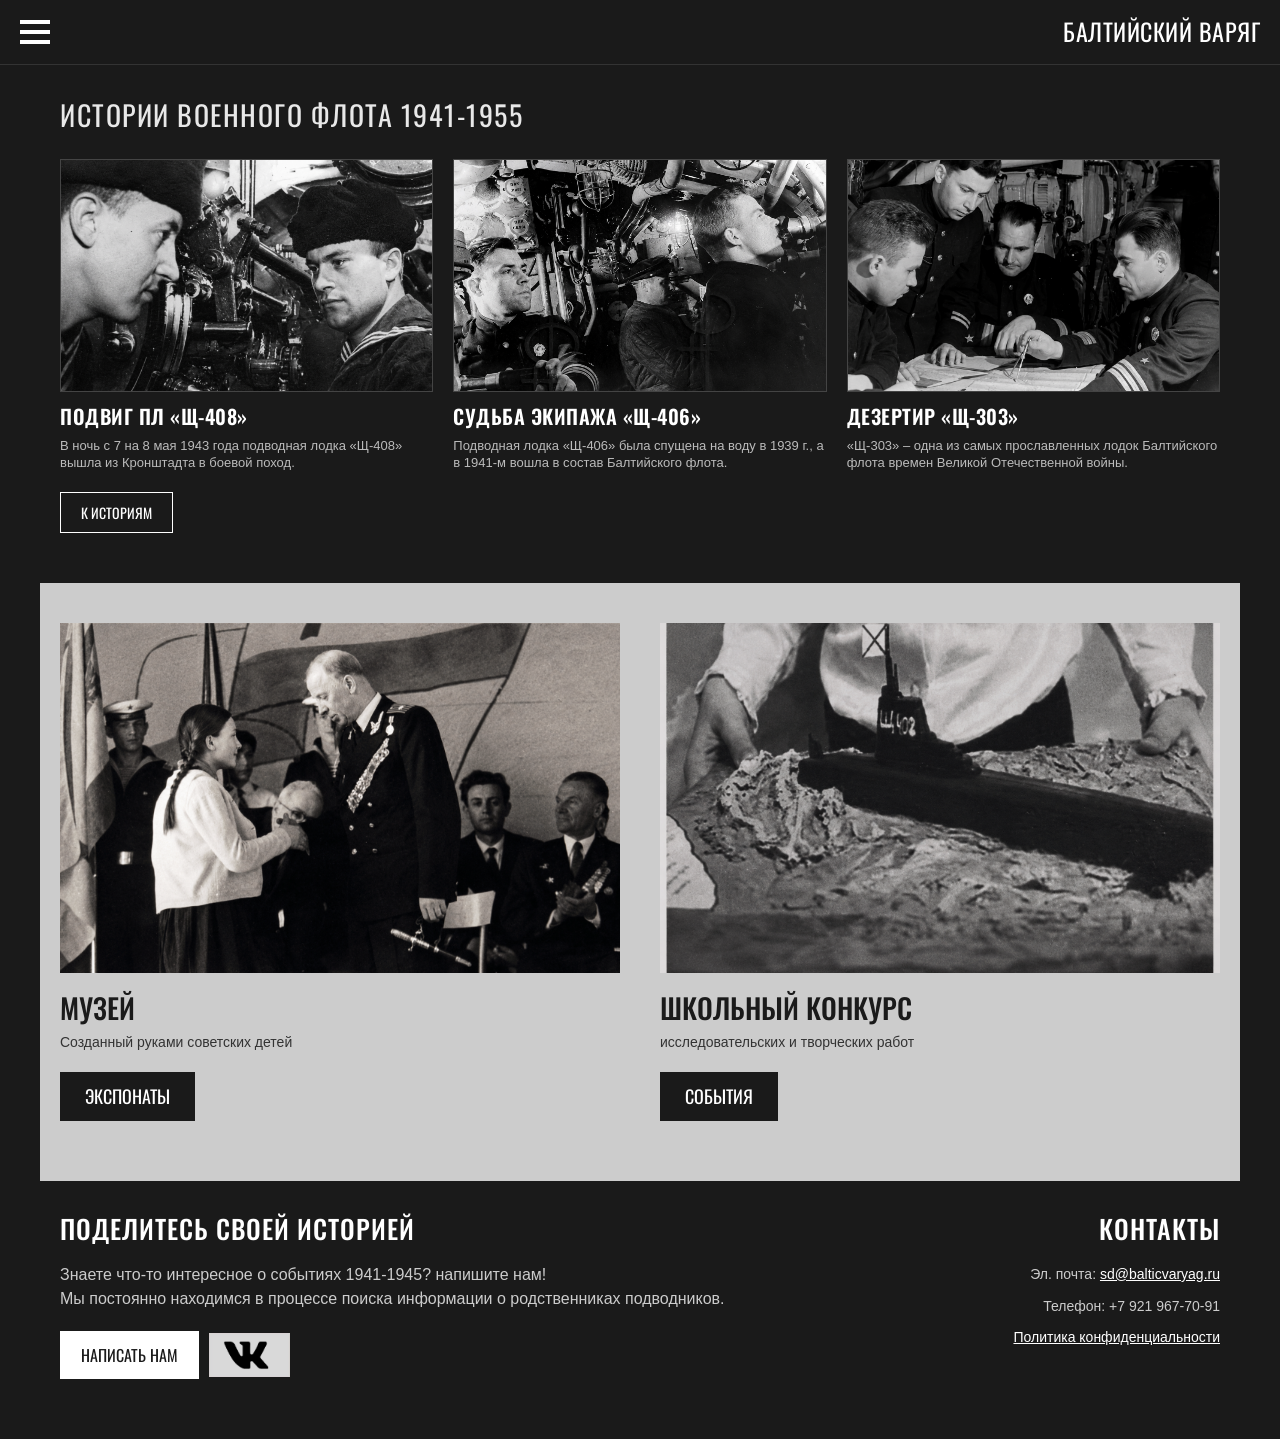
<file: index.html>
<!DOCTYPE html>
<html lang="ru">
<head>
    <meta charset="UTF-8">
    <meta name="viewport" content="width=device-width, initial-scale=1.0">
    <title>Балтийский варяг</title>
    <!-- Подключаем шрифт Oswald -->
    <link href="https://fonts.googleapis.com/css2?family=Oswald:wght@400;500;600&display=swap" rel="stylesheet">
    <!-- Подключаем иконки FontAwesome (занимает 1 строчку) -->
    <link rel="stylesheet" href="https://cdnjs.cloudflare.com/ajax/libs/font-awesome/6.4.0/css/all.min.css">
    <link rel="stylesheet" href="style.css">
</head>
<body>

    <!-- ХЕДЕР -->
    <header class="header">
        <div class="header-left">
            <button class="burger-menu" id="openMenu">
                <span></span><span></span><span></span>
            </button>
            <!-- Простая иконка сообщения -->
            
        </div>
        <div class="header-logo">Балтийский варяг</div>
    </header>

    <!-- МЕНЮ (ОВЕРЛЕЙ) -->
    <div class="menu-overlay" id="menuOverlay">
        <div class="menu-left">
            <button class="menu-close" id="closeMenu">
    <img src="krest.png" alt="Закрыть" style="height: 50px; width: auto; display: block;">
</button>
            <nav class="menu-nav">
                <a href="index.html">ГЛАВНАЯ</a>
                <a href="contact.html">НАПИСАТЬ НАМ</a>
                <a href="events.html">СОБЫТИЯ</a>
                <a href="museum.html">МУЗЕЙ</a>
                <a href="history.html">ИСТОРИИ 1941-1945</a>
            </nav>
        </div>
        <div class="menu-right">
            <div class="header-logo">Балтийский варяг</div>
            <a href="https://vk.ru/balticvaryag" target="_blank" style="background: #1a1a1a; display: inline-flex; padding: 5px; margin-bottom: 20px;">
    <img src="vk.JPG" alt="VK" style="height: 40px; width: auto; display: block;">
</a>
            <div class="menu-contacts">
                <p>Эл. почта: sd@balticvaryag.ru</p>
                <p>Телефон: +7 921 967-70-91</p>
                <a href="404.html" class="policy-link">Политика конфиденциальности</a>
            </div>
        </div>
    </div>

    <main>
        <!-- Секция 1 -->
        <section class="section-dark">
            <h1 class="section-title">ИСТОРИИ ВОЕННОГО ФЛОТА 1941-1955</h1>
            <div class="cards-grid">
                <!-- Карточка 1 -->
                <article class="card" onclick="window.location.href='404.html'">
                    <div class="card-img-wrapper"><img src="9.png" alt="Подвиг"></div>
                    <h2 class="card-title">ПОДВИГ ПЛ «Щ-408»</h2>
                    <p class="card-desc">В ночь с 7 на 8 мая 1943 года подводная лодка «Щ-408» вышла из Кронштадта в боевой поход.</p>
                </article>
                <!-- Карточка 2 -->
                <article class="card" onclick="window.location.href='404.html'">
                    <div class="card-img-wrapper"><img src="408888.png" alt="Судьба"></div>
                    <h2 class="card-title">СУДЬБА ЭКИПАЖА «Щ-406»</h2>
                    <p class="card-desc">Подводная лодка «Щ-406» была спущена на воду в 1939 г., а в 1941-м вошла в состав Балтийского флота.</p>
                </article>
                <!-- Карточка 3 -->
                <article class="card" onclick="window.location.href='submarine.html'">
                    <div class="card-img-wrapper"><img src="303.png" alt="Дезертир"></div>
                    <h2 class="card-title">ДЕЗЕРТИР «Щ-303»</h2>
                    <p class="card-desc">«Щ-303» – одна из самых прославленных лодок Балтийского флота времен Великой Отечественной войны.</p>
                </article>
            </div>
            <a href="history.html" class="btn-outline">к историям</a>
        </section>

        <!-- Секция 2 -->
        <section class="section-light">
            <div class="promo-grid">
                <div class="promo-item">
                    <div class="promo-img-wrapper"><img src="muz.png" alt="Музей"></div>
                    <h2 class="promo-title">МУЗЕЙ</h2><p class="promo-desc">Созданный руками советских детей</p>
                    <a href="museum.html" class="btn-black">экспонаты</a>
                </div>
                <div class="promo-item">
                    <div class="promo-img-wrapper"><img src="kon.png" alt="Конкурс"></div>
                    <h2 class="promo-title">ШКОЛЬНЫЙ КОНКУРС</h2>
                    <p class="promo-desc">исследовательских и творческих работ</p>
                    <a href="events.html" class="btn-black">события</a>
                </div>
            </div>
        </section>

        <!-- Секция 3: Подвал (Футер) -->
        <footer class="section-dark contact-section">
            <div class="footer-grid">
                <div class="footer-left">
                    <h2 class="contact-title">ПОДЕЛИТЕСЬ СВОЕЙ ИСТОРИЕЙ</h2>
                    <div class="contact-text">
                        <p>Знаете что-то интересное о событиях 1941-1945? напишите нам!<br>
                        Мы постоянно находимся в процессе поиска информации о родственниках подводников.</p>
                    </div>
                    <div class="footer-buttons">
                        <a href="contact.html" class="btn-white">написать нам</a>
                        <a href="https://vk.ru/balticvaryag" target="_blank" style="display: inline-block; margin-left: 10px;">
        <img src="vk.JPG" alt="VK" style="height: 44px; width: auto; display: block;">
    </a>
</div>
                </div>
                <div class="footer-right">
                    <h2 class="contact-title">КОНТАКТЫ</h2>
                    <p class="contact-text">Эл. почта: <a href="mailto:sd@balticvaryag.ru">sd@balticvaryag.ru</a></p>
                    <p class="contact-text">Телефон: +7 921 967-70-91</p>
                    <a href="404.html" class="policy-link">Политика конфиденциальности</a>
                </div>
            </div>
        </footer>
    </main>

    <!-- КОД ДЛЯ РАБОТЫ МЕНЮ И ПЕРЕХОДОВ (Займет 1 минуту написать) -->
    <script>
        // Логика Бургера
        const menuOverlay = document.getElementById('menuOverlay');
        const openBtn = document.getElementById('openMenu');
        const closeBtn = document.getElementById('closeMenu');

        openBtn.addEventListener('click', () => menuOverlay.classList.add('active'));
        closeBtn.addEventListener('click', () => menuOverlay.classList.remove('active'));
        
        // При клике вне меню (на темную область), закрываем его тоже
        menuOverlay.addEventListener('click', (e) => {
            if (e.target === menuOverlay) menuOverlay.classList.remove('active');
        });
    </script>
</body>
</html>
</file>
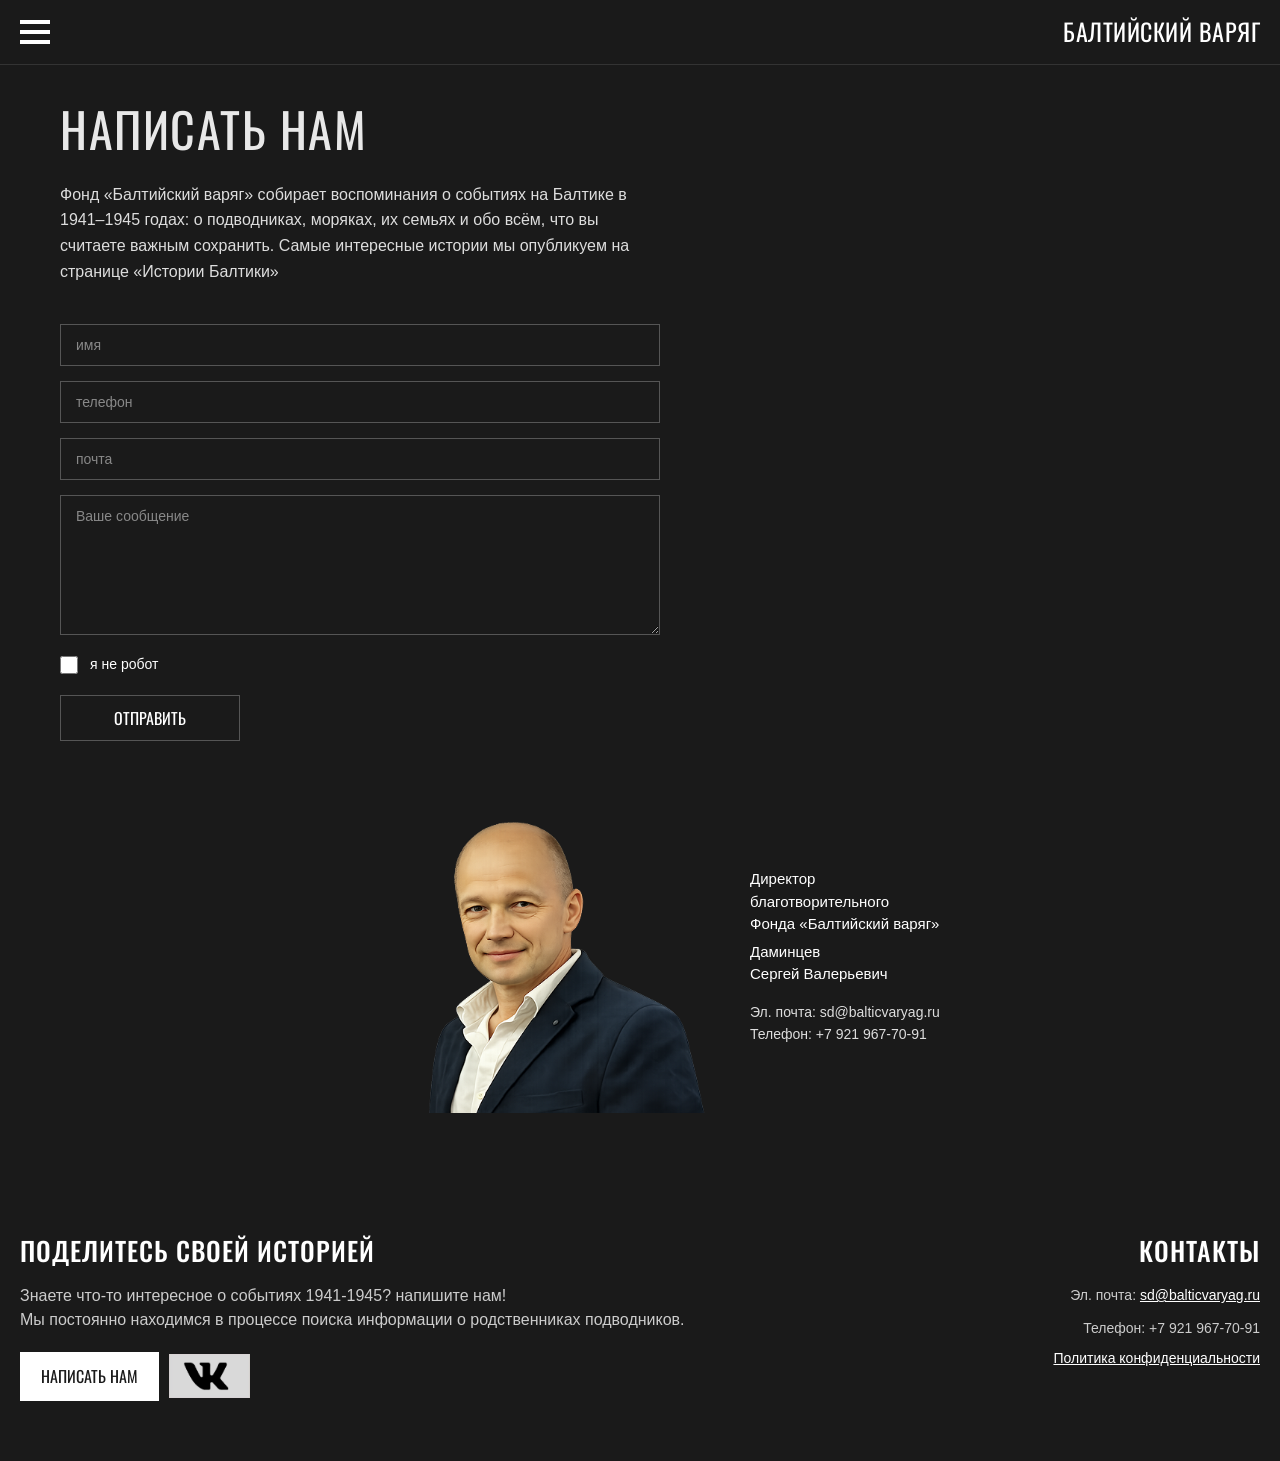
<file: contact.html>
<!DOCTYPE html>
<html lang="ru">
<head>
    <meta charset="UTF-8">
    <meta name="viewport" content="width=device-width, initial-scale=1.0">
    <title>Написать нам — Балтийский варяг</title>
    <link href="https://fonts.googleapis.com/css2?family=Oswald:wght@400;500;600&display=swap" rel="stylesheet">
    <link rel="stylesheet" href="https://cdnjs.cloudflare.com/ajax/libs/font-awesome/6.4.0/css/all.min.css">
    <link rel="stylesheet" href="style.css">
</head>
<body>

    <!-- ХЕДЕР -->
    <header class="header">
        <div class="header-left">
            <button class="burger-menu" id="openMenu">
                <span></span><span></span><span></span>
            </button>
        </div>
        <div class="header-logo">Балтийский варяг</div>
    </header>

    <!-- МЕНЮ -->
    <div class="menu-overlay" id="menuOverlay">
        <div class="menu-left">
            <button class="menu-close" id="closeMenu">
    <img src="krest.png" alt="Закрыть" style="height: 50px; width: auto; display: block;">
</button>
            <nav class="menu-nav">
                <a href="index.html">ГЛАВНАЯ</a>
                <a href="contact.html">НАПИСАТЬ НАМ</a>
                <a href="events.html">СОБЫТИЯ</a>
                <a href="museum.html">МУЗЕЙ</a>
                <a href="history.html">ИСТОРИИ ВОВ</a>
            </nav>
        </div>
        <div class="menu-right">
            <div class="header-logo">Балтийский варяг</div>
            <a href="https://vk.ru/balticvaryag" target="_blank" style="background: #1a1a1a; display: inline-flex; padding: 5px; margin-bottom: 20px;">
    <img src="vk.JPG" alt="VK" style="height: 40px; width: auto; display: block;">
</a>
            <div class="menu-contacts">
                <p>Эл. почта: sd@balticvaryag.ru</p>
                <p>Телефон: +7 921 967-70-91</p>
                <a href="404.html" class="policy-link">Политика конфиденциальности</a>
            </div>
        </div>
    </div>

    <!-- ОСНОВНОЙ КОНТЕНТ -->
    <main class="section-dark" style="padding-top: 30px;">
        
        <!-- 1. Заголовок и описание -->
        <div class="contact-header-text">
            <h1 class="section-title" style="font-size: 48px; margin-bottom: 20px;">НАПИСАТЬ НАМ</h1>
            <p style="font-size: 16px; color: #dddddd; max-width: 600px; line-height: 1.6; margin-bottom: 40px;">
                Фонд «Балтийский варяг» собирает воспоминания о событиях на Балтике в 1941–1945 годах: 
                о подводниках, моряках, их семьях и обо всём, что вы считаете важным сохранить. 
                Самые интересные истории мы опубликуем на странице «Истории Балтики»
            </p>
        </div>

        <!-- 2. Форма -->
        <div class="contact-form-wrapper-new">
            <form id="feedbackForm">
                
                <input type="text" placeholder="имя" class="form-input-new" required>
                <input type="tel" placeholder="телефон" class="form-input-new" required>
                <input type="email" placeholder="почта" class="form-input-new" required>
                
                <textarea placeholder="Ваше сообщение" class="form-textarea-new" required></textarea>
                
                <div class="captcha-box-new">
                    <input type="checkbox" id="robotCheckNew">
                    <label for="robotCheckNew">я не робот</label>
                </div>

                <button type="submit" class="btn-submit-form-new">отправить</button>
                
            </form>
        </div>

        <div class="director-wrapper-new">
<div class="director-photo-new">
<img src="dir.png" alt="Директор">
</div>
<div class="director-info-new">
<p class="director-name">Директор благотворительного<br>Фонда «Балтийский варяг»</p>
<p class="director-name" style="margin-top: 5px;">Даминцев<br>Сергей Валерьевич</p>
<p style="margin-top: 15px; color: #dddddd;">Эл. почта: sd@balticvaryag.ru<br>
Телефон: +7 921 967-70-91</p>
</div>
</div>

    </main>

    <!-- ПОДВАЛ (ФУТЕР) --><footer class="section-dark contact-section" style="padding-top: 30px;">
        <div class="footer-grid">
            <div class="footer-left">
                <h2 class="contact-title">ПОДЕЛИТЕСЬ СВОЕЙ ИСТОРИЕЙ</h2>
                <div class="contact-text">
                    <p>Знаете что-то интересное о событиях 1941-1945? напишите нам!<br>
                    Мы постоянно находимся в процессе поиска информации о родственниках подводников.</p>
                </div>
                <div class="footer-buttons">
                    <a href="contact.html" class="btn-white">написать нам</a>
                    <a href="https://vk.ru/balticvaryag" target="_blank" style="display: inline-block; margin-left: 10px;">
        <img src="vk.JPG" alt="VK" style="height: 44px; width: auto; display: block;">
    </a>
</div>
            </div>
            <div class="footer-right">
                <h2 class="contact-title">КОНТАКТЫ</h2>
                <p class="contact-text">Эл. почта: <a href="mailto:sd@balticvaryag.ru">sd@balticvaryag.ru</a></p>
                <p class="contact-text">Телефон: +7 921 967-70-91</p>
                <a href="404.html" class="policy-link">Политика конфиденциальности</a>
            </div>
        </div>
    </footer>

    <script>
        // Меню
        const menuOverlay = document.getElementById('menuOverlay');
        const openBtn = document.getElementById('openMenu');
        const closeBtn = document.getElementById('closeMenu');
        openBtn.addEventListener('click', () => menuOverlay.classList.add('active'));
        closeBtn.addEventListener('click', () => menuOverlay.classList.remove('active'));
        menuOverlay.addEventListener('click', (e) => {
            if (e.target === menuOverlay) menuOverlay.classList.remove('active');
        });

        // Обработка формы
        document.getElementById('feedbackForm').addEventListener('submit', function(e) {
            e.preventDefault();
            alert('Спасибо! Ваше сообщение отправлено (демонстрация).');
            this.reset();
        });
    </script>
</body>
</html>
</file>
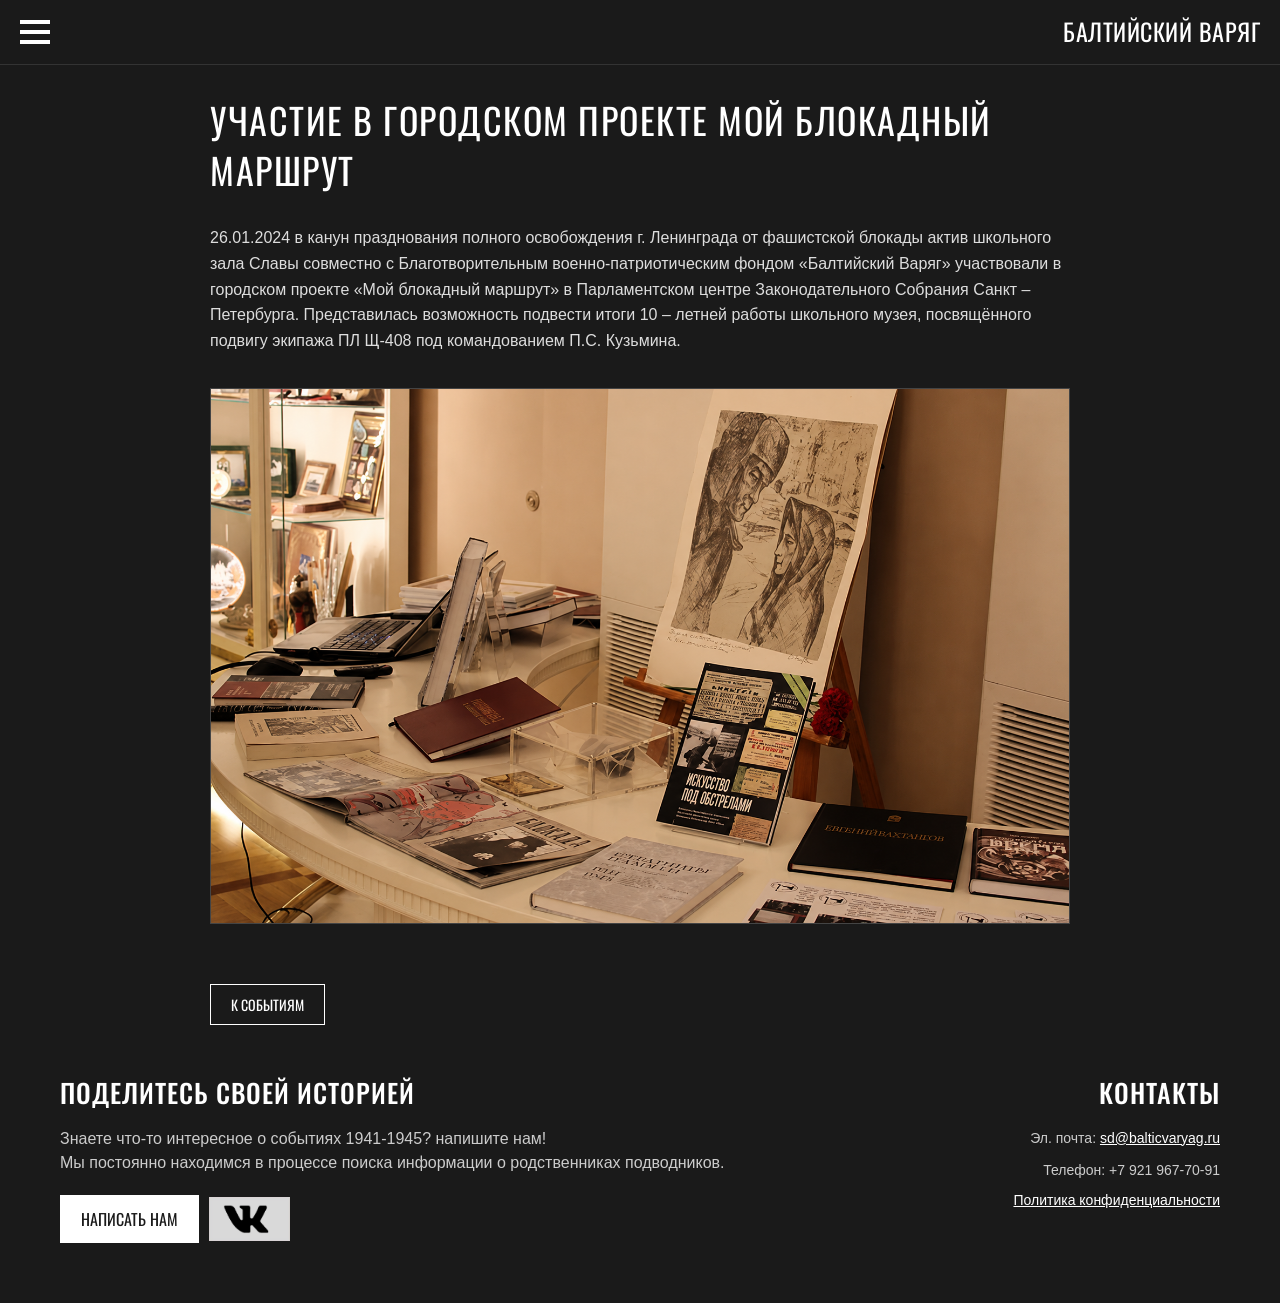
<file: event-detail.html>
<!DOCTYPE html>
<html lang="ru">
<head>
    <meta charset="UTF-8">
    <meta name="viewport" content="width=device-width, initial-scale=1.0">
    <title>Мой блокадный маршрут — Балтийский варяг</title>
    <link href="https://fonts.googleapis.com/css2?family=Oswald:wght@400;500;600&display=swap" rel="stylesheet">
    <link rel="stylesheet" href="https://cdnjs.cloudflare.com/ajax/libs/font-awesome/6.4.0/css/all.min.css">
    <link rel="stylesheet" href="style.css">
</head>
<body>

    <!-- ХЕДЕР -->
    <header class="header">
        <div class="header-left">
            <button class="burger-menu" id="openMenu">
                <span></span><span></span><span></span>
            </button>
            
        </div>
        <div class="header-logo">Балтийский варяг</div>
    </header>

    <!-- МЕНЮ -->
    <div class="menu-overlay" id="menuOverlay">
        <div class="menu-left">
            <button class="menu-close" id="closeMenu">
    <img src="krest.png" alt="Закрыть" style="height: 50px; width: auto; display: block;">
</button>
            <nav class="menu-nav">
                <a href="index.html">ГЛАВНАЯ</a>
                <a href="contact.html">НАПИСАТЬ НАМ</a>
                <a href="events.html">СОБЫТИЯ</a>
                <a href="museum.html">МУЗЕЙ</a>
                <a href="history.html">ИСТОРИИ 1941-1945</a>
            </nav>
        </div>
        <div class="menu-right">
            <div class="header-logo">Балтийский варяг</div>
            <a href="https://vk.ru/balticvaryag" target="_blank" style="background: #1a1a1a; display: inline-flex; padding: 5px; margin-bottom: 20px;">
    <img src="vk.JPG" alt="VK" style="height: 40px; width: auto; display: block;">
</a>
            <div class="menu-contacts">
                <p>Эл. почта: sd@balticvaryag.ru</p>
                <p>Телефон: +7 921 967-70-91</p>
                <a href="404.html" class="policy-link">Политика конфиденциальности</a>
            </div>
        </div>
    </div>

    <!-- ОСНОВНОЙ КОНТЕНТ (СТАТЬЯ) -->
    <main>
        <section class="section-dark submarine-article" style="padding-bottom: 20px;">
            
            <h1 class="submarine-main-title">УЧАСТИЕ В ГОРОДСКОМ ПРОЕКТЕ МОЙ БЛОКАДНЫЙ МАРШРУТ</h1>
            
            <!-- Текст -->
            <div class="submarine-text-block">
                <p>26.01.2024 в канун празднования полного освобождения г. Ленинграда от фашистской блокады актив школьного зала Славы совместно с Благотворительным военно-патриотическим фондом «Балтийский Варяг» участвовали в городском проекте «Мой блокадный маршрут» в Парламентском центре Законодательного Собрания Санкт – Петербурга. Представилась возможность подвести итоги 10 – летней работы школьного музея, посвящённого подвигу экипажа ПЛ Щ-408 под командованием П.С. Кузьмина.</p>
            </div>

            <!-- Фото -->
            <div class="submarine-img-block">
                <img src="knigi.png" alt="Выставка в Парламентском центре">
            </div>

            <!-- Кнопка возврата -->
            <div style="margin-top: 40px;">
                <a href="events.html" class="btn-outline">к событиям</a>
            </div>

        </section>

        <!-- ПОДВАЛ -->
        <footer class="section-dark contact-section">
            <div class="footer-grid">
                <div class="footer-left">
                    <h2 class="contact-title">ПОДЕЛИТЕСЬ СВОЕЙ ИСТОРИЕЙ</h2>
                    <div class="contact-text">
                        <p>Знаете что-то интересное о событиях 1941-1945? напишите нам!<br>
                        Мы постоянно находимся в процессе поиска информации о родственниках подводников.</p>
                    </div>
                    <div class="footer-buttons">
                        <a href="contact.html" class="btn-white">написать нам</a>
                        <a href="https://vk.ru/balticvaryag" target="_blank" style="display: inline-block; margin-left: 10px;">
        <img src="vk.JPG" alt="VK" style="height: 44px; width: auto; display: block;">
    </a>
</div>
                </div>
                <div class="footer-right">
                  <h2 class="contact-title">КОНТАКТЫ</h2>
                    <p class="contact-text">Эл. почта: <a href="mailto:sd@balticvaryag.ru">sd@balticvaryag.ru</a></p>
                    <p class="contact-text">Телефон: +7 921 967-70-91</p>
                    <a href="404.html" class="policy-link">Политика конфиденциальности</a>
                </div>
            </div>
        </footer>
    </main>

    <script>
        const menuOverlay = document.getElementById('menuOverlay');
        const openBtn = document.getElementById('openMenu');
        const closeBtn = document.getElementById('closeMenu');
        openBtn.addEventListener('click', () => menuOverlay.classList.add('active'));
        closeBtn.addEventListener('click', () => menuOverlay.classList.remove('active'));
        menuOverlay.addEventListener('click', (e) => {
            if (e.target === menuOverlay) menuOverlay.classList.remove('active');
        });
    </script>
</body>
</html>
</file>
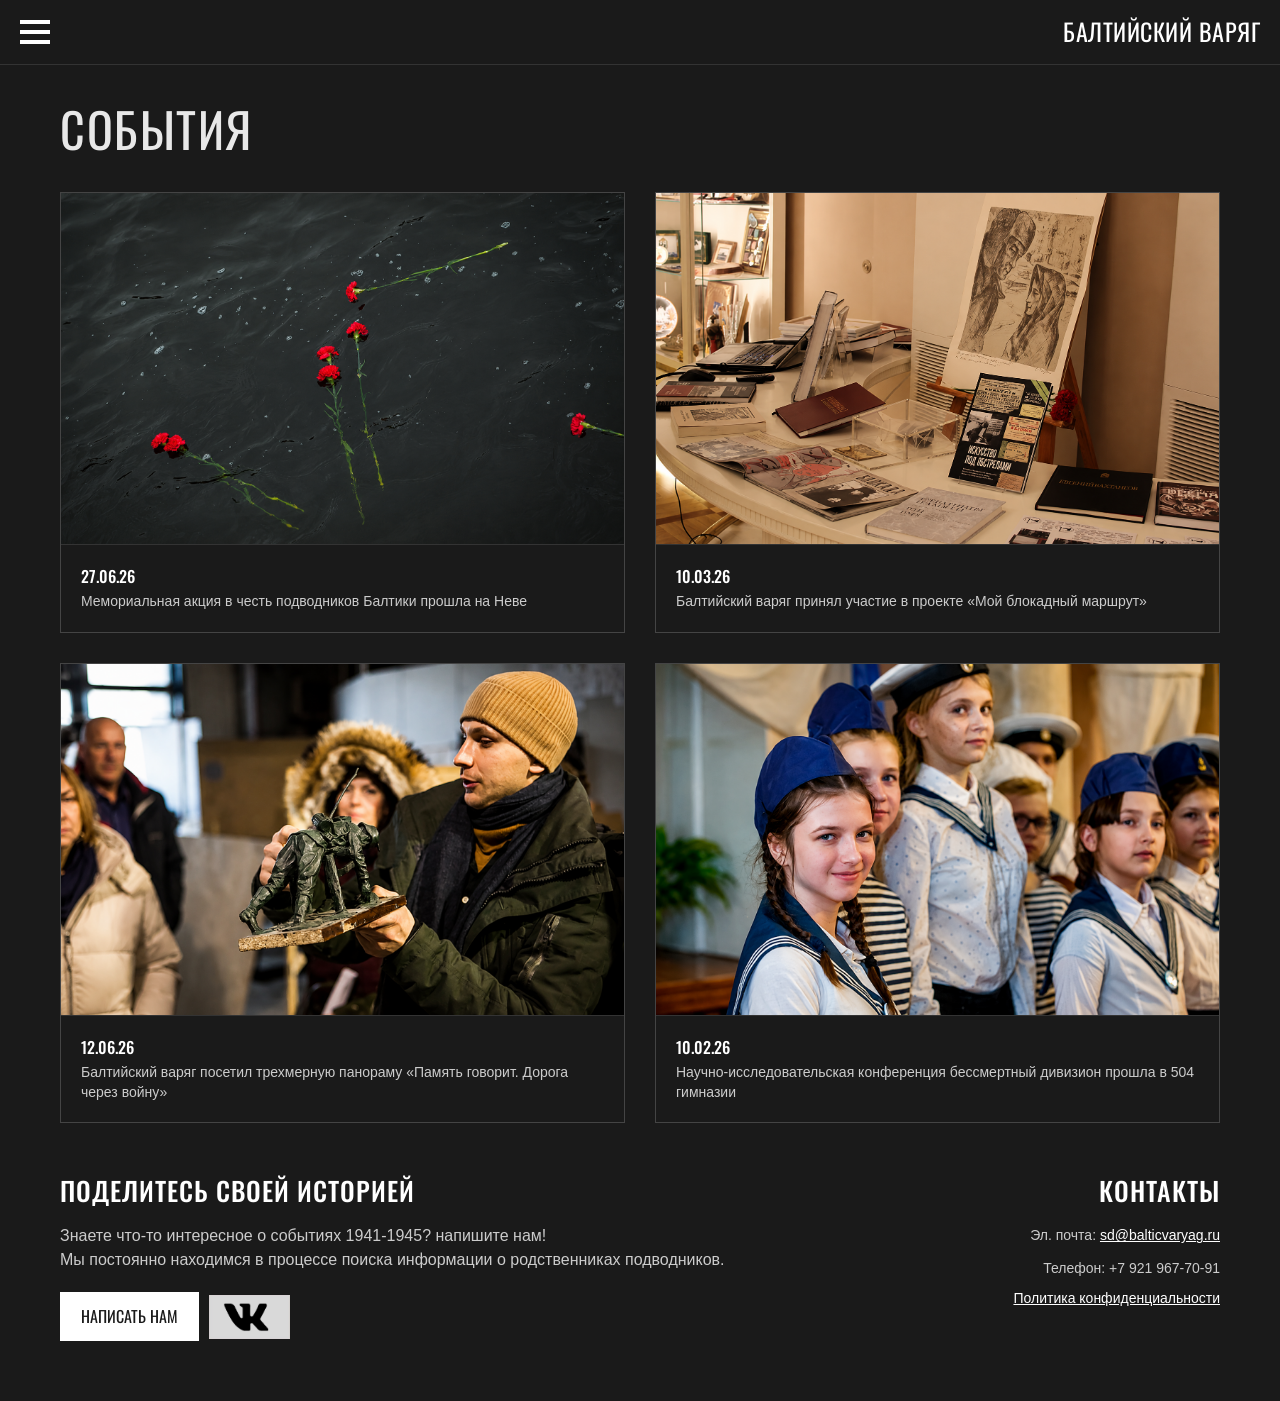
<file: events.html>
<!DOCTYPE html>
<html lang="ru">
<head>
    <meta charset="UTF-8">
    <meta name="viewport" content="width=device-width, initial-scale=1.0">
    <title>События — Балтийский варяг</title>
    <link href="https://fonts.googleapis.com/css2?family=Oswald:wght@400;500;600&display=swap" rel="stylesheet">
    <link rel="stylesheet" href="https://cdnjs.cloudflare.com/ajax/libs/font-awesome/6.4.0/css/all.min.css">
    <link rel="stylesheet" href="style.css">
</head>
<body>

    <!-- ХЕДЕР -->
    <header class="header">
        <div class="header-left">
            <button class="burger-menu" id="openMenu">
                <span></span><span></span><span></span>
            </button>
          
        </div>
        <div class="header-logo">Балтийский варяг</div>
    </header>

    <!-- МЕНЮ -->
    <div class="menu-overlay" id="menuOverlay">
        <div class="menu-left">
            <button class="menu-close" id="closeMenu">
    <img src="krest.png" alt="Закрыть" style="height: 50px; width: auto; display: block;">
</button>
            <nav class="menu-nav">
                <a href="index.html">ГЛАВНАЯ</a>
                <a href="contact.html">НАПИСАТЬ НАМ</a>
                <a href="events.html">СОБЫТИЯ</a>
                <a href="museum.html">МУЗЕЙ</a>
                <a href="history.html">ИСТОРИИ 1941-1945</a>
            </nav>
        </div>
        <div class="menu-right">
            <div class="header-logo">Балтийский варяг</div>
           <a href="https://vk.ru/balticvaryag" target="_blank" style="background: #1a1a1a; display: inline-flex; padding: 5px; margin-bottom: 20px;">
    <img src="vk.JPG" alt="VK" style="height: 40px; width: auto; display: block;">
</a>
            <div class="menu-contacts">
                <p>Эл. почта: sd@balticvaryag.ru</p>
                <p>Телефон: +7 921 967-70-91</p>
                <a href="404.html" class="policy-link">Политика конфиденциальности</a>
            </div>
        </div>
    </div>

    <!-- ОСНОВНОЙ КОНТЕНТ -->
    <main>
        <section class="section-dark" style="padding-bottom: 20px;">
            <h1 class="section-title" style="font-size: 48px; margin-bottom: 30px;">СОБЫТИЯ</h1>
            
            <div class="events-grid">
                <!-- Новость 1 (Ведет на страницу детальной новости) -->
                <article class="event-card" onclick="window.location.href='event-detail.html'">
                    <div class="event-img-wrapper"><img src="akk.png" alt="Мемориальная акция"></div>
                    <div class="event-info">
                        <div class="event-date">27.06.26</div>
                        <p class="event-desc">Мемориальная акция в честь подводников Балтики прошла на Неве</p>
                    </div>
                </article>

                <!-- Новость 2 (Ведет на детальную страницу) -->
                <article class="event-card" onclick="window.location.href='event-detail.html'">
                    <div class="event-img-wrapper"><img src="knigi.png" alt="Блокадный маршрут"></div>
                    <div class="event-info">
                        <div class="event-date">10.03.26</div>
                        <p class="event-desc">Балтийский варяг принял участие в проекте «Мой блокадный маршрут»</p>
                    </div>
                </article>

                <!-- Новость 3 (404) -->
                <article class="event-card" onclick="window.location.href='404.html'">
                    <div class="event-img-wrapper"><img src="pano.png" alt="Память говорит"></div>
                    <div class="event-info">
                        <div class="event-date">12.06.26</div>
                        <p class="event-desc">Балтийский варяг посетил трехмерную панораму «Память говорит. Дорога через войну»</p>
                    </div>
                </article>

                <!-- Новость 4 (404) -->
                <article class="event-card" onclick="window.location.href='404.html'"><div class="event-img-wrapper"><img src="deti.png" alt="Конференция"></div>
                    <div class="event-info">
                        <div class="event-date">10.02.26</div>
                        <p class="event-desc">Научно-исследовательская конференция бессмертный дивизион прошла в 504 гимназии</p>
                    </div>
                </article>
            </div>
        </section>

        <!-- ПОДВАЛ -->
        <footer class="section-dark contact-section">
            <div class="footer-grid">
                <div class="footer-left">
                    <h2 class="contact-title">ПОДЕЛИТЕСЬ СВОЕЙ ИСТОРИЕЙ</h2>
                    <div class="contact-text">
                        <p>Знаете что-то интересное о событиях 1941-1945? напишите нам!<br>
                        Мы постоянно находимся в процессе поиска информации о родственниках подводников.</p>
                    </div>
                    <div class="footer-buttons">
                        <a href="contact.html" class="btn-white">написать нам</a>
                        <a href="https://vk.ru/balticvaryag" target="_blank" style="display: inline-block; margin-left: 10px;">
        <img src="vk.JPG" alt="VK" style="height: 44px; width: auto; display: block;">
    </a>
</div>
                </div>
                <div class="footer-right">
                    <h2 class="contact-title">КОНТАКТЫ</h2>
                    <p class="contact-text">Эл. почта: <a href="mailto:sd@balticvaryag.ru">sd@balticvaryag.ru</a></p>
                    <p class="contact-text">Телефон: +7 921 967-70-91</p>
                    <a href="404.html" class="policy-link">Политика конфиденциальности</a>
                </div>
            </div>
        </footer>
    </main>

    <script>
        const menuOverlay = document.getElementById('menuOverlay');
        const openBtn = document.getElementById('openMenu');
        const closeBtn = document.getElementById('closeMenu');
        openBtn.addEventListener('click', () => menuOverlay.classList.add('active'));
        closeBtn.addEventListener('click', () => menuOverlay.classList.remove('active'));
        menuOverlay.addEventListener('click', (e) => {
            if (e.target === menuOverlay) menuOverlay.classList.remove('active');
        });
    </script>
</body>
</html>
</file>
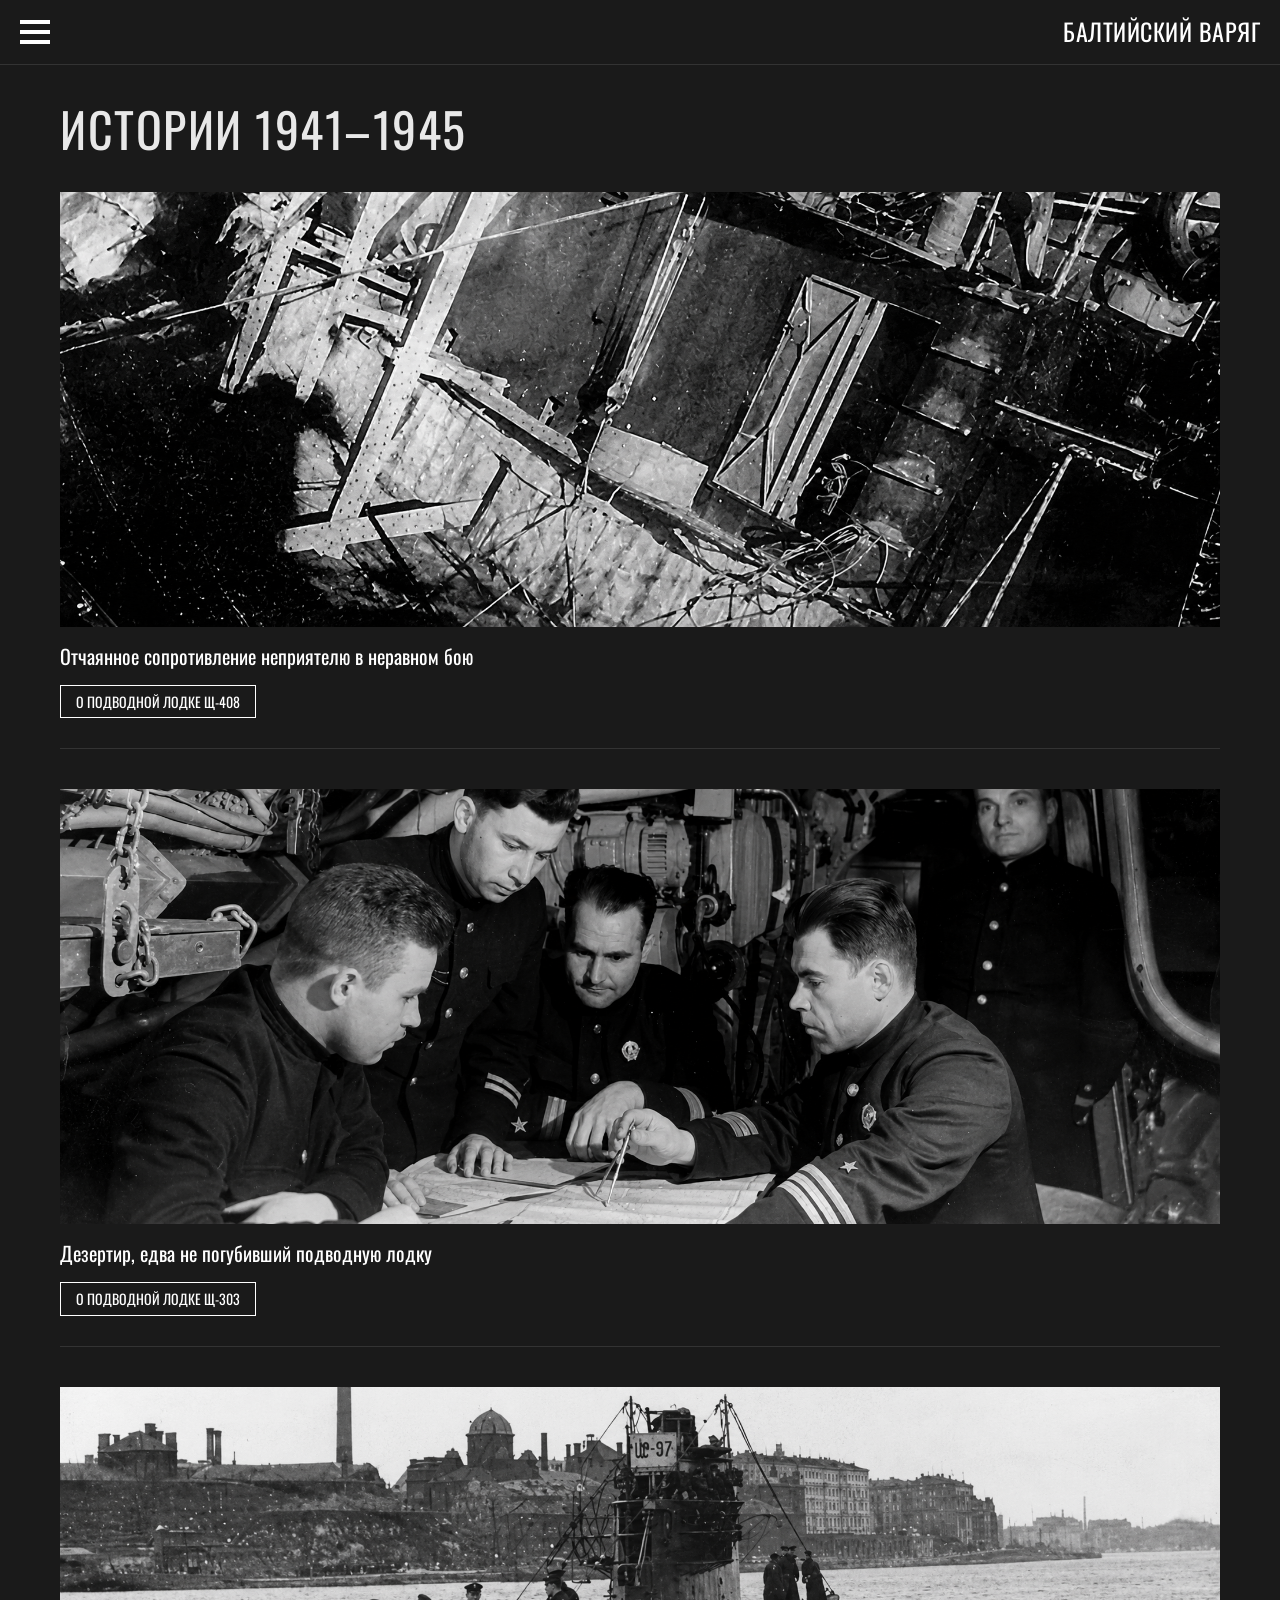
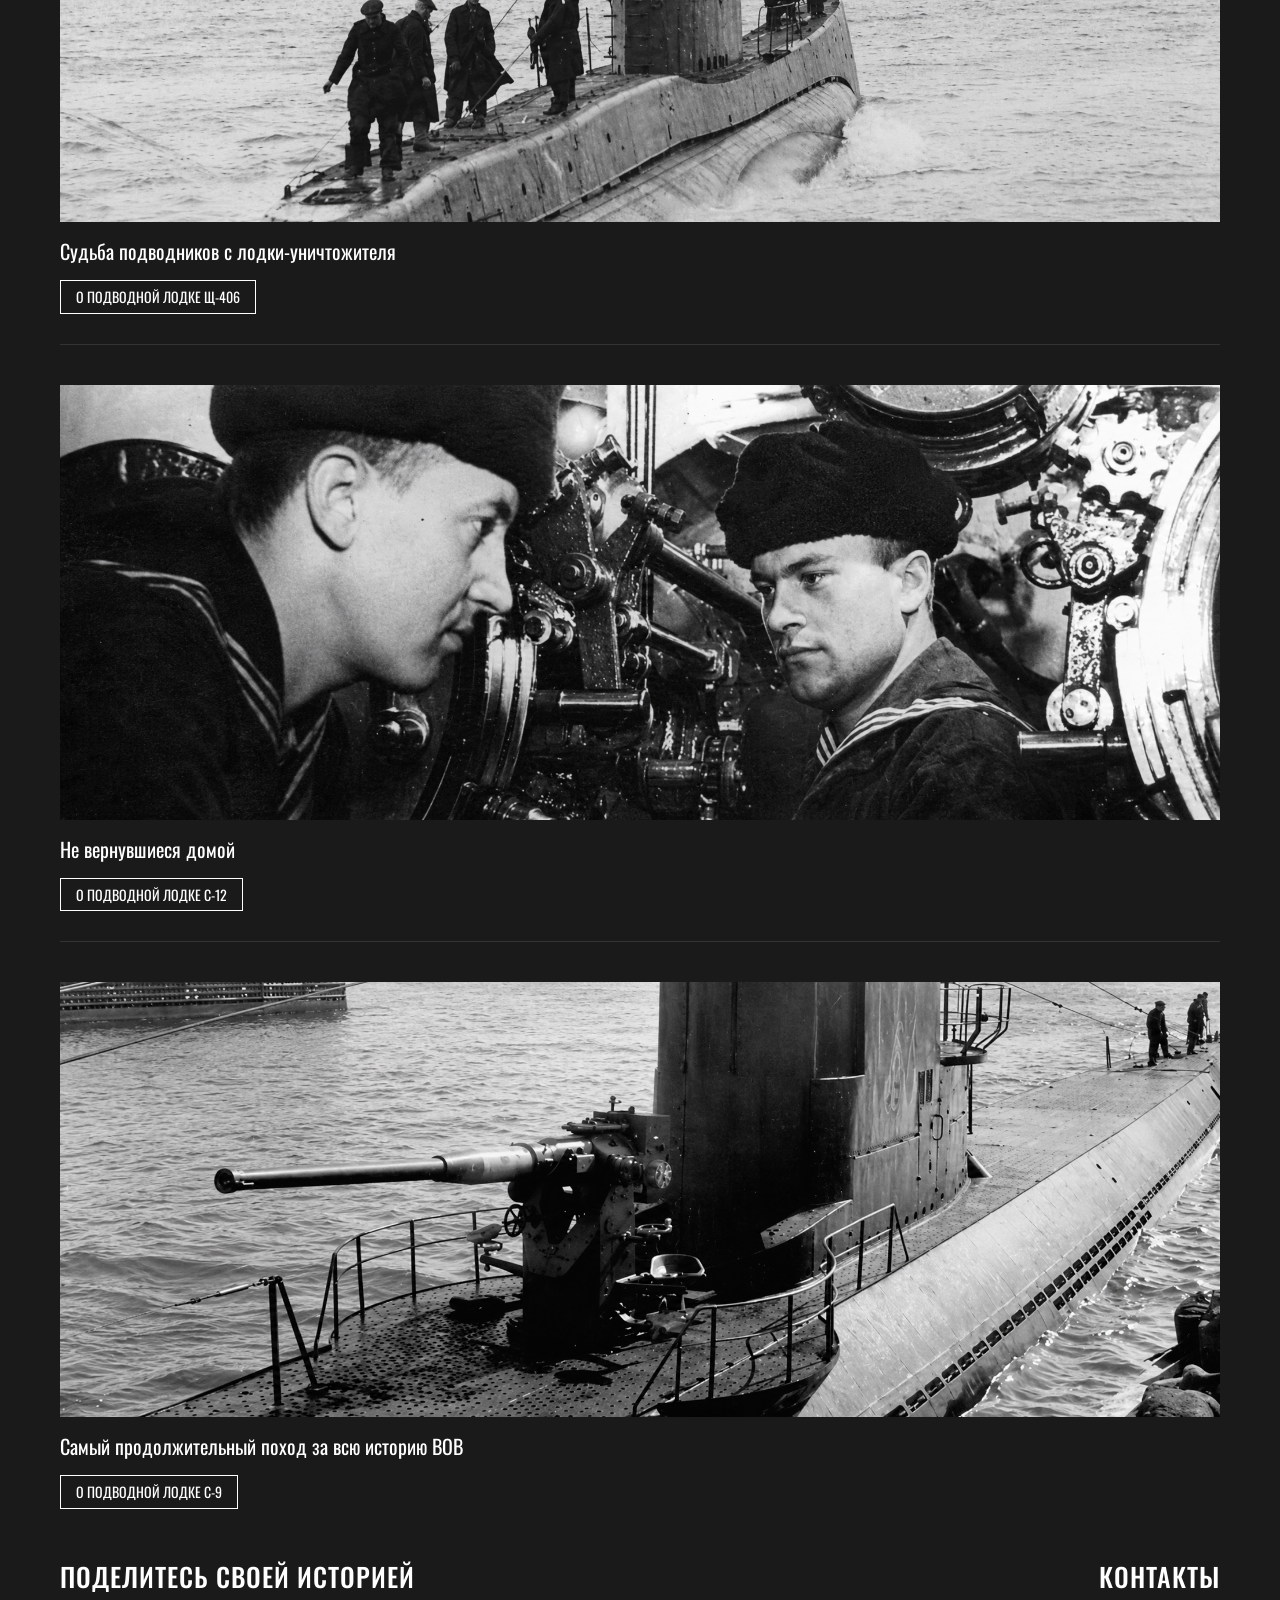
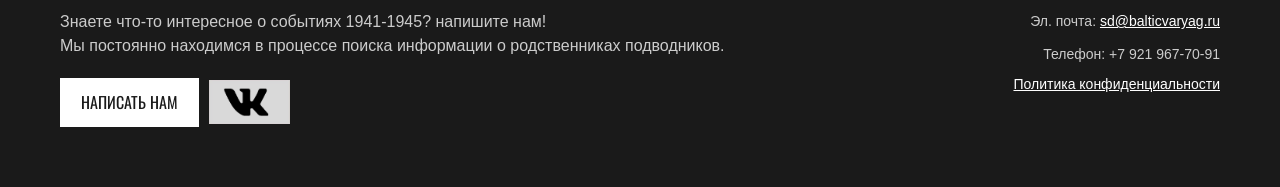
<file: history.html>
<!DOCTYPE html>
<html lang="ru">
<head>
    <meta charset="UTF-8">
    <meta name="viewport" content="width=device-width, initial-scale=1.0">
    <title>Истории 1941-1945 — Балтийский варяг</title>
    <link href="https://fonts.googleapis.com/css2?family=Oswald:wght@400;500;600&display=swap" rel="stylesheet">
    <link rel="stylesheet" href="https://cdnjs.cloudflare.com/ajax/libs/font-awesome/6.4.0/css/all.min.css">
    <link rel="stylesheet" href="style.css">
</head>
<body>

    <!-- ХЕДЕР -->
    <header class="header">
        <div class="header-left">
            <button class="burger-menu" id="openMenu">
                <span></span><span></span><span></span>
            </button>
          
        </div>
        <div class="header-logo">Балтийский варяг</div>
    </header>

    <!-- МЕНЮ -->
    <div class="menu-overlay" id="menuOverlay">
        <div class="menu-left">
            <button class="menu-close" id="closeMenu">
    <img src="krest.png" alt="Закрыть" style="height: 50px; width: auto; display: block;">
</button>
            <nav class="menu-nav">
                <a href="index.html">ГЛАВНАЯ</a>
                <a href="contact.html">НАПИСАТЬ НАМ</a>
                <a href="events.html">СОБЫТИЯ</a>
                <a href="museum.html">МУЗЕЙ</a>
                <a href="history.html">ИСТОРИИ 1941-1945</a>
            </nav>
        </div>
        <div class="menu-right">
            <div class="header-logo">Балтийский варяг</div>
            <a href="https://vk.ru/balticvaryag" target="_blank" style="background: #1a1a1a; display: inline-flex; padding: 5px; margin-bottom: 20px;">
    <img src="vk.JPG" alt="VK" style="height: 40px; width: auto; display: block;">
</a>
            <div class="menu-contacts">
                <p>Эл. почта: sd@balticvaryag.ru</p>
                <p>Телефон: +7 921 967-70-91</p>
                <a href="404.html" class="policy-link">Политика конфиденциальности</a>
            </div>
        </div>
    </div>

    <!-- ОСНОВНОЙ КОНТЕНТ -->
    <main>
        <section class="section-dark" style="padding-bottom: 20px;">
            <h1 class="section-title" style="font-size: 48px; margin-bottom: 30px;">ИСТОРИИ 1941–1945</h1>
            
            <div class="history-list">
                
                <!-- Статья 1 (404) -->
                <article class="history-item">
                    <div class="history-img-wrapper">
                        <img src="408.png" alt="Щ-408">
                    </div>
                    <p class="history-item-title">Отчаянное сопротивление неприятелю в неравном бою</p>
                    <a href="404.html" class="btn-outline btn-small">о подводной лодке щ-408</a>
                </article>

                <!-- Статья 2 (Ведет на submarine.html) -->
                <article class="history-item">
                    <div class="history-img-wrapper">
                        <img src="303.png" alt="Щ-303">
                    </div>
                    <p class="history-item-title">Дезертир, едва не погубивший подводную лодку</p>
                    <a href="submarine.html" class="btn-outline btn-small">о подводной лодке щ-303</a>
                </article>

                <!-- Статья 3 (404) -->
                <article class="history-item">
                    <div class="history-img-wrapper">
                        <img src="406.png" alt="Щ-406">
                    </div>
                    <p class="history-item-title">Судьба подводников с лодки-уничтожителя</p>
                    <a href="404.html" class="btn-outline btn-small">о подводной лодке щ-406</a>
                </article>

                <!-- Статья 4 (404) -->
                <article class="history-item">
                    <div class="history-img-wrapper">
                        <img src="9.png" alt="С-12">
                    </div>
                    <p class="history-item-title">Не вернувшиеся домой</p>
                    <a href="404.html" class="btn-outline btn-small">о подводной лодке с-12</a>
                </article>

                <!-- Статья 5 (404) -->
                <article class="history-item">
                    <div class="history-img-wrapper">
                        <img src="12.png" alt="С-9">
                    </div>
                    <p class="history-item-title">Самый продолжительный поход за всю историю ВОВ</p>
                    <a href="404.html" class="btn-outline btn-small">о подводной лодке с-9</a>
                </article>

            </div>
        </section>

        <!-- ПОДВАЛ -->
        <footer class="section-dark contact-section">
            <div class="footer-grid">
                <div class="footer-left">
                    <h2 class="contact-title">ПОДЕЛИТЕСЬ СВОЕЙ ИСТОРИЕЙ</h2>
                    <div class="contact-text">
                        <p>Знаете что-то интересное о событиях 1941-1945? напишите нам!<br>
                        Мы постоянно находимся в процессе поиска информации о родственниках подводников.</p>
                    </div>
                    <div class="footer-buttons">
                        <a href="contact.html" class="btn-white">написать нам</a>
                        <a href="https://vk.ru/balticvaryag" target="_blank" style="display: inline-block; margin-left: 10px;">
        <img src="vk.JPG" alt="VK" style="height: 44px; width: auto; display: block;">
    </a>
</div>
                </div>
                <div class="footer-right">
                    <h2 class="contact-title">КОНТАКТЫ</h2>
                    <p class="contact-text">Эл. почта: <a href="mailto:sd@balticvaryag.ru">sd@balticvaryag.ru</a></p>
                    <p class="contact-text">Телефон: +7 921 967-70-91</p>
                    <a href="404.html" class="policy-link">Политика конфиденциальности</a>
                </div>
            </div>
        </footer>
    </main>

    <script>
        const menuOverlay = document.getElementById('menuOverlay');
        const openBtn = document.getElementById('openMenu');
        const closeBtn = document.getElementById('closeMenu');
        openBtn.addEventListener('click', () => menuOverlay.classList.add('active'));
        closeBtn.addEventListener('click', () => menuOverlay.classList.remove('active'));
        menuOverlay.addEventListener('click', (e) => {
            if (e.target === menuOverlay) menuOverlay.classList.remove('active');
        });
    </script>
</body>
</html>
</file>
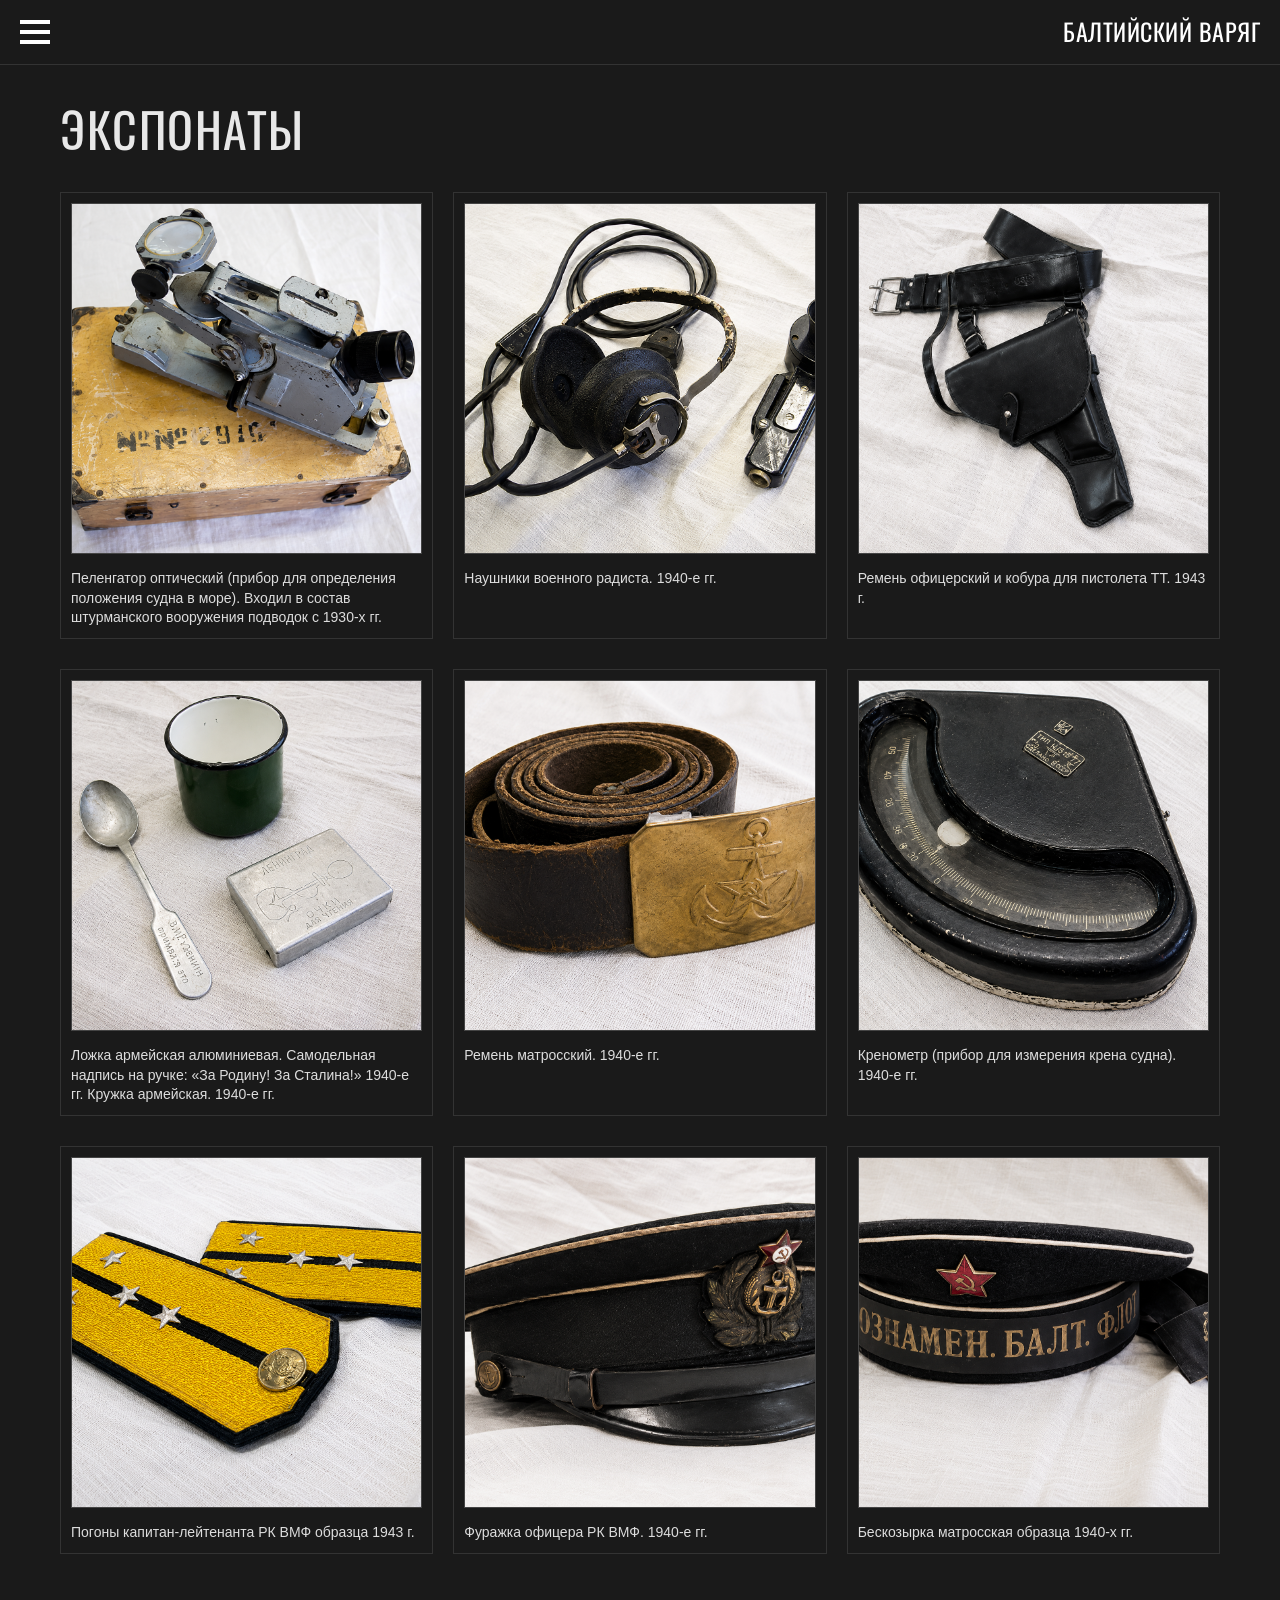
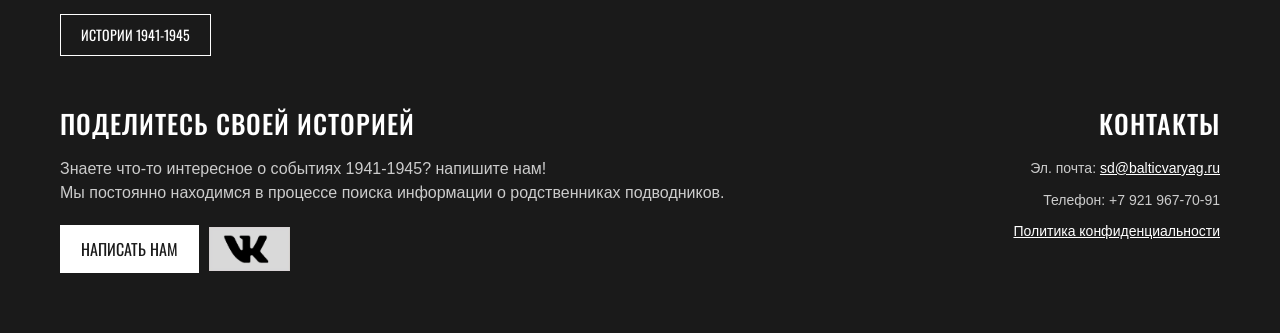
<file: museum.html>
<!DOCTYPE html>
<html lang="ru">
<head>
    <meta charset="UTF-8">
    <meta name="viewport" content="width=device-width, initial-scale=1.0">
    <title>Экспонаты — Балтийский варяг</title>
    <link href="https://fonts.googleapis.com/css2?family=Oswald:wght@400;500;600&display=swap" rel="stylesheet">
    <link rel="stylesheet" href="https://cdnjs.cloudflare.com/ajax/libs/font-awesome/6.4.0/css/all.min.css">
    <link rel="stylesheet" href="style.css">
</head>
<body>

    <!-- ХЕДЕР -->
    <header class="header">
        <div class="header-left">
            <button class="burger-menu" id="openMenu">
                <span></span><span></span><span></span>
            </button>
        
        </div>
        <div class="header-logo">Балтийский варяг</div>
    </header>

    <!-- МЕНЮ (ОВЕРЛЕЙ) -->
    <div class="menu-overlay" id="menuOverlay">
        <div class="menu-left">
            <button class="menu-close" id="closeMenu">
    <img src="krest.png" alt="Закрыть" style="height: 50px; width: auto; display: block;">
</button>
            <nav class="menu-nav">
                <a href="index.html">ГЛАВНАЯ</a>
                <a href="contact.html">НАПИСАТЬ НАМ</a>
                <a href="events.html">СОБЫТИЯ</a>
                <a href="museum.html">МУЗЕЙ</a>
                <a href="history.html">ИСТОРИИ 1941-1945</a>
                
            </nav>
        </div>
        <div class="menu-right">
            <div class="header-logo">Балтийский варяг</div>
            <a href="https://vk.ru/balticvaryag" target="_blank" style="background: #1a1a1a; display: inline-flex; padding: 5px; margin-bottom: 20px;">
    <img src="vk.JPG" alt="VK" style="height: 40px; width: auto; display: block;">
</a>
            <div class="menu-contacts">
                <p>Эл. почта: sd@balticvaryag.ru</p>
                <p>Телефон: +7 921 967-70-91</p>
                <a href="404.html" class="policy-link">Политика конфиденциальности</a>
            </div>
        </div>
    </div>

    <!-- ОСНОВНОЙ КОНТЕНТ СТРАНИЦЫ ЭКСПОНАТОВ -->
    <main>
        <section class="section-dark" style="padding-bottom: 20px;">
            <h1 class="section-title" style="font-size: 48px; margin-bottom: 30px;">ЭКСПОНАТЫ</h1>
            
            <!-- Сетка 3x3 -->
            <div class="museum-grid">
                <!-- Карточка 1 -->
                <div class="museum-card">
                    <div class="museum-img-wrapper"><img src="pelen.png" alt="Пеленгатор"></div>
                    <p class="museum-desc">Пеленгатор оптический (прибор для определения положения судна в море). Входил в состав штурманского вооружения подводок с 1930-х гг.</p>
                </div>
                <!-- Карточка 2 -->
                <div class="museum-card">
                    <div class="museum-img-wrapper"><img src="nau.png" alt="Наушники"></div>
                    <p class="museum-desc">Наушники военного радиста. 1940-е гг.</p>
                </div>
                <!-- Карточка 3 -->
                <div class="museum-card">
                    <div class="museum-img-wrapper"><img src="helmet.png" alt="Ремень и кобура"></div>
                    <p class="museum-desc">Ремень офицерский и кобура для пистолета ТТ. 1943 г.</p>
                </div>
                <!-- Карточка 4 -->
                <div class="museum-card">
                    <div class="museum-img-wrapper"><img src="lo.png" alt="Ложка и кружка"></div>
                    <p class="museum-desc">Ложка армейская алюминиевая. Самодельная надпись на ручке: «За Родину! За Сталина!» 1940-е гг. Кружка армейская. 1940-е гг.</p>
                </div>
                <!-- Карточка 5 -->
                <div class="museum-card">
                    <div class="museum-img-wrapper"><img src="bly.png" alt="Ремень матросский"></div>
                    <p class="museum-desc">Ремень матросский. 1940-е гг.</p>
                </div><!-- Карточка 6 -->
                <div class="museum-card">
                    <div class="museum-img-wrapper"><img src="krenn.png" alt="Кренометр"></div>
                    <p class="museum-desc">Кренометр (прибор для измерения крена судна). 1940-е гг.</p>
                </div>
                <!-- Карточка 7 -->
                <div class="museum-card">
                    <div class="museum-img-wrapper"><img src="pog.png" alt="Погоны"></div>
                    <p class="museum-desc">Погоны капитан-лейтенанта РК ВМФ образца 1943 г.</p>
                </div>
                <!-- Карточка 8 -->
                <div class="museum-card">
                    <div class="museum-img-wrapper"><img src="fur.png" alt="Фуражка"></div>
                    <p class="museum-desc">Фуражка офицера РК ВМФ. 1940-е гг.</p>
                </div>
                <!-- Карточка 9 -->
                <div class="museum-card">
                    <div class="museum-img-wrapper"><img src="koz.png" alt="Бескозырка"></div>
                    <p class="museum-desc">Бескозырка матросская образца 1940-х гг.</p>
                </div>
            </div>

            <!-- Кнопка перехода -->
            <div style="margin-top: 40px;">
                <a href="history.html" class="btn-outline">ИСТОРИИ 1941-1945</a>
            </div>
        </section>

        <!-- ПОДВАЛ (ФУТЕР) -->
        <footer class="section-dark contact-section">
            <div class="footer-grid">
                <div class="footer-left">
                    <h2 class="contact-title">ПОДЕЛИТЕСЬ СВОЕЙ ИСТОРИЕЙ</h2>
                    <div class="contact-text">
                        <p>Знаете что-то интересное о событиях 1941-1945? напишите нам!<br>
                        Мы постоянно находимся в процессе поиска информации о родственниках подводников.</p>
                    </div>
                    <div class="footer-buttons">
                        <a href="contact.html" class="btn-white">написать нам</a>
                        <a href="https://vk.ru/balticvaryag" target="_blank" style="display: inline-block; margin-left: 10px;">
        <img src="vk.JPG" alt="VK" style="height: 44px; width: auto; display: block;">
    </a>
</div>
                </div>
                <div class="footer-right">
                    <h2 class="contact-title">КОНТАКТЫ</h2>
                    <p class="contact-text">Эл. почта: <a href="mailto:sd@balticvaryag.ru">sd@balticvaryag.ru</a></p>
                    <p class="contact-text">Телефон: +7 921 967-70-91</p>
                    <a href="404.html" class="policy-link">Политика конфиденциальности</a>
                </div>
            </div>
        </footer>
    </main>

    <!-- СКРИПТ ДЛЯ МЕНЮ -->
    <script>
        const menuOverlay = document.getElementById('menuOverlay');
        const openBtn = document.getElementById('openMenu');
        const closeBtn = document.getElementById('closeMenu');

        openBtn.addEventListener('click', () => menuOverlay.classList.add('active'));
        closeBtn.addEventListener('click', () => menuOverlay.classList.remove('active'));
        
        menuOverlay.addEventListener('click', (e) => {
            if (e.target === menuOverlay) menuOverlay.classList.remove('active');
        });
    </script>
</body>
</html>
</file>
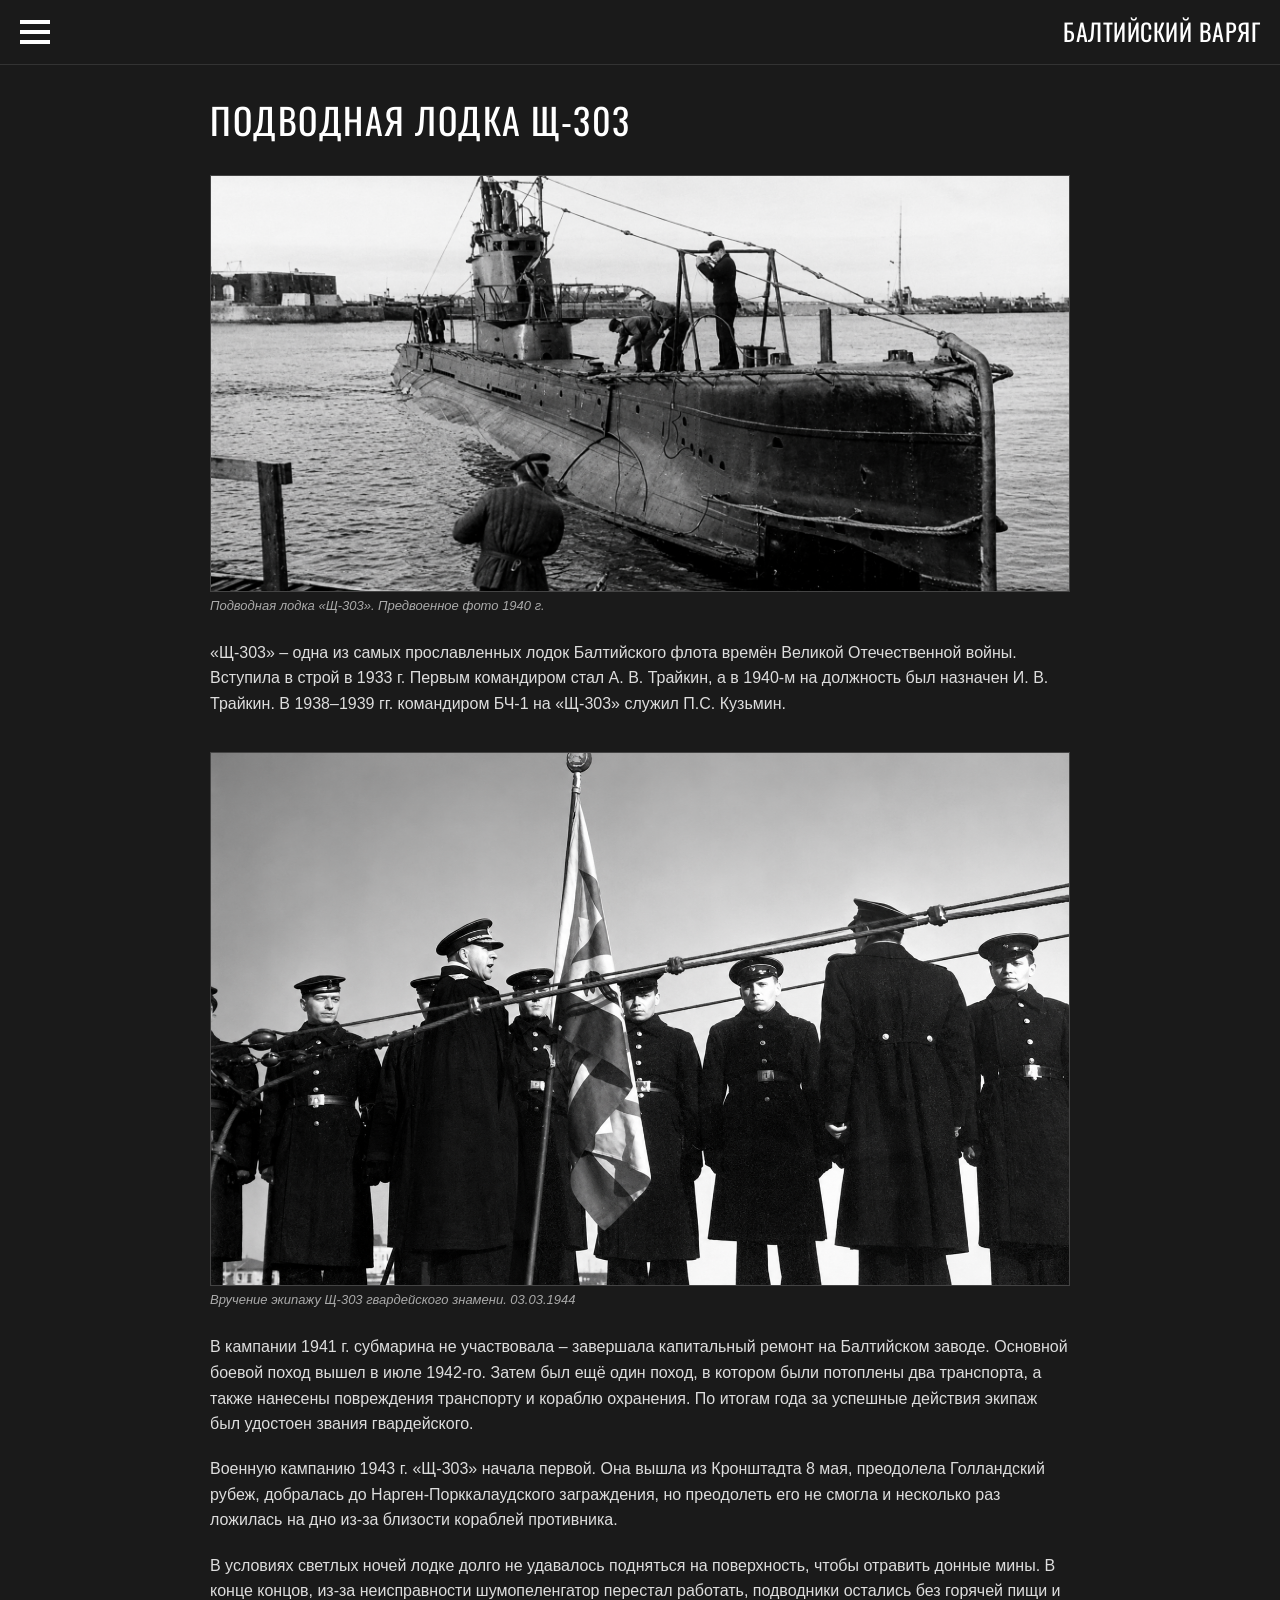
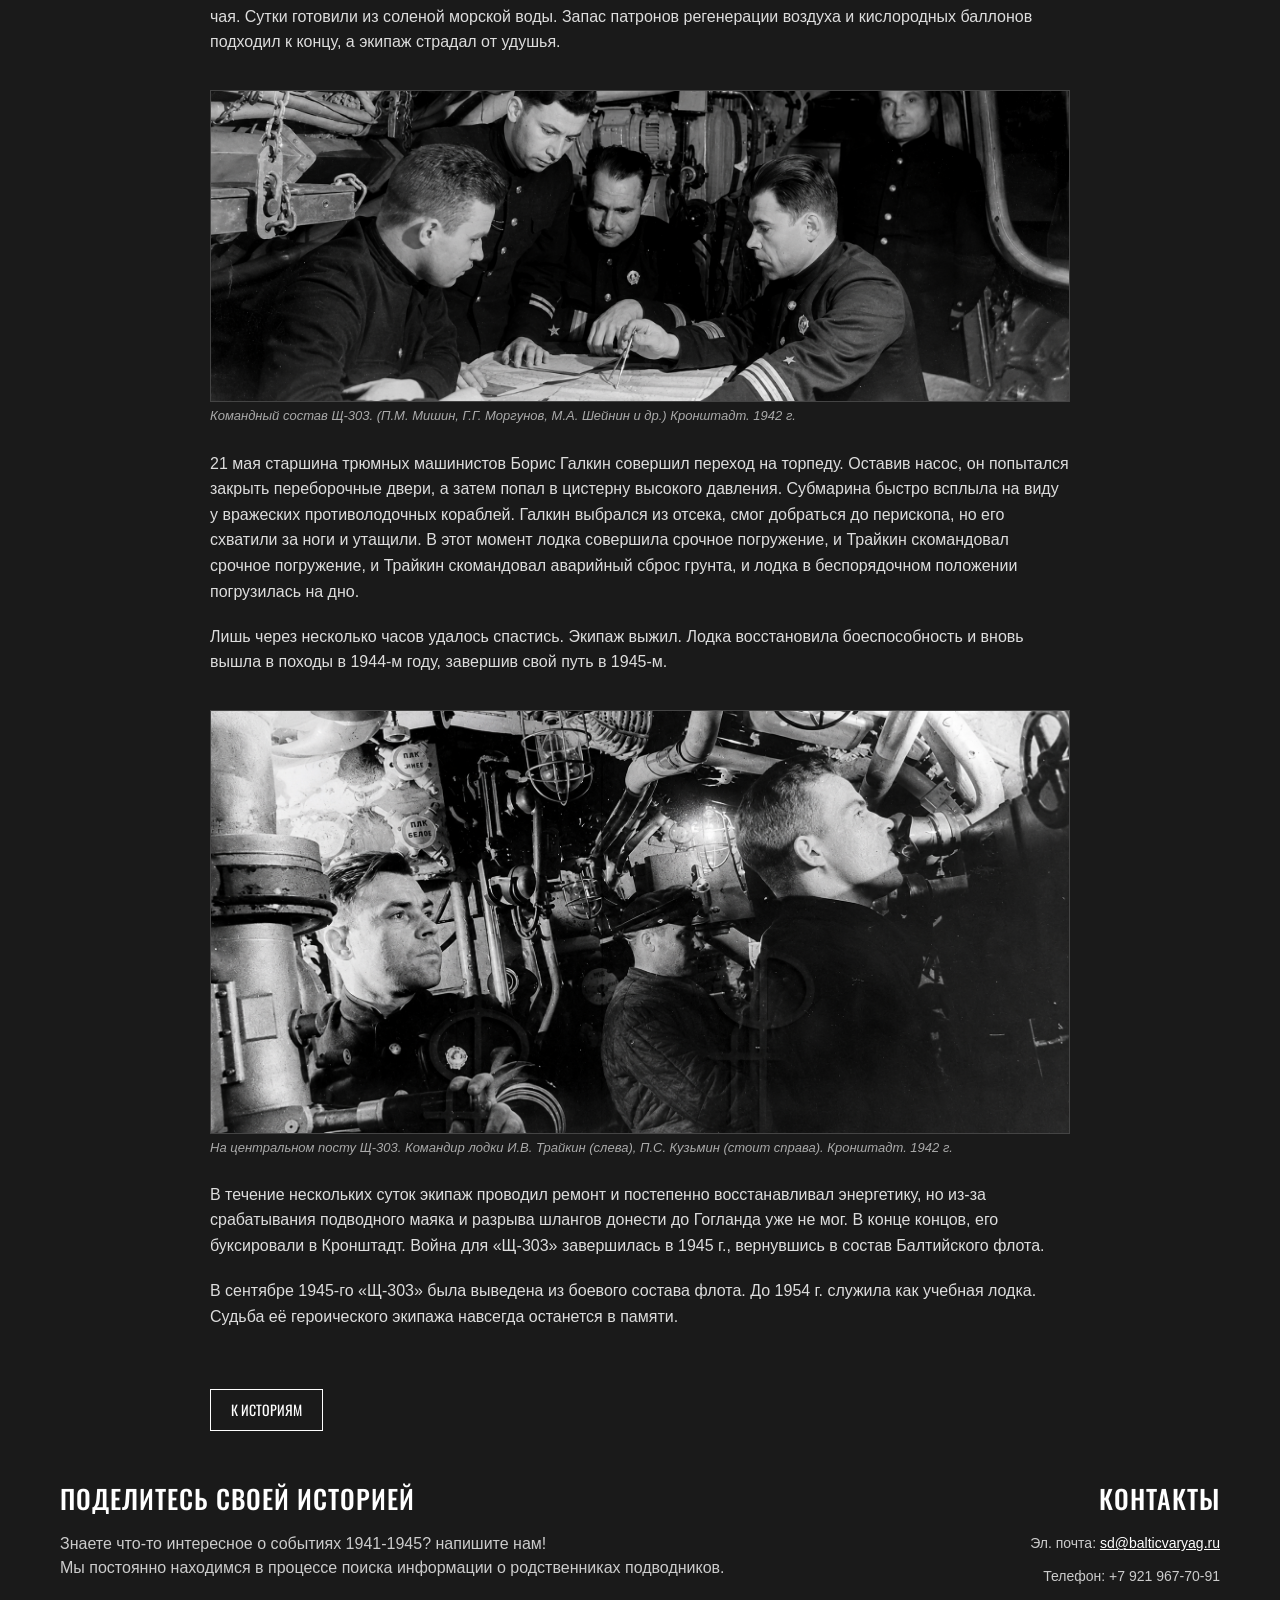
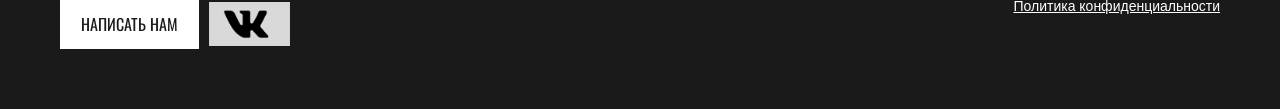
<file: submarine.html>
<!DOCTYPE html>
<html lang="ru">
<head>
    <meta charset="UTF-8">
    <meta name="viewport" content="width=device-width, initial-scale=1.0">
    <title>Подводная лодка Щ-303 — Балтийский варяг</title>
    <link href="https://fonts.googleapis.com/css2?family=Oswald:wght@400;500;600&display=swap" rel="stylesheet">
    <link rel="stylesheet" href="https://cdnjs.cloudflare.com/ajax/libs/font-awesome/6.4.0/css/all.min.css">
    <link rel="stylesheet" href="style.css">
</head>
<body>

    <!-- ХЕДЕР -->
    <header class="header">
        <div class="header-left">
            <button class="burger-menu" id="openMenu">
                <span></span><span></span><span></span>
            </button>
            
        </div>
        <div class="header-logo">Балтийский варяг</div>
    </header>

    <!-- МЕНЮ -->
    <div class="menu-overlay" id="menuOverlay">
        <div class="menu-left">
            <button class="menu-close" id="closeMenu">
    <img src="krest.png" alt="Закрыть" style="height: 50px; width: auto; display: block;">
</button>
            <nav class="menu-nav">
                <a href="index.html">ГЛАВНАЯ</a>
                <a href="contact.html">НАПИСАТЬ НАМ</a>
                <a href="events.html">СОБЫТИЯ</a>
                <a href="museum.html">МУЗЕЙ</a>
                <a href="history.html">ИСТОРИИ 1941-1945</a>
                
            </nav>
        </div>
        <div class="menu-right">
            <div class="header-logo">Балтийский варяг</div>
            <a href="https://vk.ru/balticvaryag" target="_blank" style="background: #1a1a1a; display: inline-flex; padding: 5px; margin-bottom: 20px;">
    <img src="vk.JPG" alt="VK" style="height: 40px; width: auto; display: block;">
</a>
            <div class="menu-contacts">
                <p>Эл. почта: sd@balticvaryag.ru</p>
                <p>Телефон: +7 921 967-70-91</p>
                <a href="404.html" class="policy-link">Политика конфиденциальности</a>
            </div>
        </div>
    </div>

    <!-- ОСНОВНОЙ КОНТЕНТ (ЛОНГРИД) -->
    <main>
        <section class="section-dark submarine-article" style="padding-bottom: 20px;">
            
            <h1 class="submarine-main-title">ПОДВОДНАЯ ЛОДКА Щ-303</h1>
            
            <!-- Фото 1 -->
            <div class="submarine-img-block">
                <img src="3033.png" alt="Подводная лодка Щ-303">
                <p class="img-caption">Подводная лодка «Щ-303». Предвоенное фото 1940 г.</p>
            </div>

            <!-- Текст 1 -->
            <div class="submarine-text-block">
                <p>«Щ-303» – одна из самых прославленных лодок Балтийского флота времён Великой Отечественной войны. Вступила в строй в 1933 г. Первым командиром стал А. В. Трайкин, а в 1940-м на должность был назначен И. В. Трайкин. В 1938–1939 гг. командиром БЧ-1 на «Щ-303» служил П.С. Кузьмин.</p>
            </div>

            <!-- Фото 2 -->
            <div class="submarine-img-block">
                <img src="lin.png" alt="Экипаж Щ-303">
                <p class="img-caption">Вручение экипажу Щ-303 гвардейского знамени. 03.03.1944</p>
            </div>

            <!-- Текст 2 -->
            <div class="submarine-text-block">
                <p>В кампании 1941 г. субмарина не участвовала – завершала капитальный ремонт на Балтийском заводе. Основной боевой поход вышел в июле 1942-го. Затем был ещё один поход, в котором были потоплены два транспорта, а также нанесены повреждения транспорту и кораблю охранения. По итогам года за успешные действия экипаж был удостоен звания гвардейского.</p>
                <br>
                <p>Военную кампанию 1943 г. «Щ-303» начала первой. Она вышла из Кронштадта 8 мая, преодолела Голландский рубеж, добралась до Нарген-Порккалаудского заграждения, но преодолеть его не смогла и несколько раз ложилась на дно из-за близости кораблей противника.</p>
                <br>
                <p>В условиях светлых ночей лодке долго не удавалось подняться на поверхность, чтобы отравить донные мины.
                  В конце концов, из-за неисправности шумопеленгатор перестал работать, подводники остались без горячей пищи и чая. Сутки готовили из соленой морской воды. Запас патронов регенерации воздуха и кислородных баллонов подходил к концу, а экипаж страдал от удушья.</p>
            </div>

            <!-- Фото 3 -->
            <div class="submarine-img-block">
                <img src="303.png" alt="Командный состав">
                <p class="img-caption">Командный состав Щ-303. (П.М. Мишин, Г.Г. Моргунов, М.А. Шейнин и др.) Кронштадт. 1942 г.</p>
            </div>

            <!-- Текст 3 -->
            <div class="submarine-text-block">
                <p>21 мая старшина трюмных машинистов Борис Галкин совершил переход на торпеду. Оставив насос, он попытался закрыть переборочные двери, а затем попал в цистерну высокого давления. Субмарина быстро всплыла на виду у вражеских противолодочных кораблей. Галкин выбрался из отсека, смог добраться до перископа, но его схватили за ноги и утащили. В этот момент лодка совершила срочное погружение, и Трайкин скомандовал срочное погружение, и Трайкин скомандовал аварийный сброс грунта, и лодка в беспорядочном положении погрузилась на дно.</p>
                <br>
                <p>Лишь через несколько часов удалось спастись. Экипаж выжил. Лодка восстановила боеспособность и вновь вышла в походы в 1944-м году, завершив свой путь в 1945-м.</p>
            </div>

            <!-- Фото 4 -->
            <div class="submarine-img-block">
                <img src="408888.png" alt="Кузьмин и Трайкин">
                <p class="img-caption">На центральном посту Щ-303. Командир лодки И.В. Трайкин (слева), П.С. Кузьмин (стоит справа). Кронштадт. 1942 г.</p>
            </div>

            <!-- Текст 4 -->
            <div class="submarine-text-block">
                <p>В течение нескольких суток экипаж проводил ремонт и постепенно восстанавливал энергетику, но из-за срабатывания подводного маяка и разрыва шлангов донести до Гогланда уже не мог. В конце концов, его буксировали в Кронштадт. Война для «Щ-303» завершилась в 1945 г., вернувшись в состав Балтийского флота.</p>
                <br>
                <p>В сентябре 1945-го «Щ-303» была выведена из боевого состава флота. До 1954 г. служила как учебная лодка. Судьба её героического экипажа навсегда останется в памяти.</p>
            </div>

            <!-- Кнопка возврата -->
            <div style="margin-top: 40px;">
                <a href="history.html" class="btn-outline">к историям</a>
            </div>

        </section>

        <!-- ПОДВАЛ -->
        <footer class="section-dark contact-section">
            <div class="footer-grid">
                <div class="footer-left">
                    <h2 class="contact-title">ПОДЕЛИТЕСЬ СВОЕЙ ИСТОРИЕЙ</h2>
                    <div class="contact-text">
                        <p>Знаете что-то интересное о событиях 1941-1945? напишите нам!<br>
                        Мы постоянно находимся в процессе поиска информации о родственниках подводников.</p>
                    </div>
                    <div class="footer-buttons">
                        <a href="contact.html" class="btn-white">написать нам</a>
                        <a href="https://vk.ru/balticvaryag" target="_blank" style="display: inline-block; margin-left: 10px;">
        <img src="vk.JPG" alt="VK" style="height: 44px; width: auto; display: block;">
    </a>
</div>
                </div>
                <div class="footer-right">
                    <h2 class="contact-title">КОНТАКТЫ</h2>
                    <p class="contact-text">Эл. почта: <a href="mailto:sd@balticvaryag.ru">sd@balticvaryag.ru</a></p>
                    <p class="contact-text">Телефон: +7 921 967-70-91</p>
                    <a href="404.html" class="policy-link">Политика конфиденциальности</a>
                </div>
            </div>
        </footer>
    </main>

    <script>
        const menuOverlay = document.getElementById('menuOverlay');
        const openBtn = document.getElementById('openMenu');
        const closeBtn = document.getElementById('closeMenu');
        openBtn.addEventListener('click', () => menuOverlay.classList.add('active'));
        closeBtn.addEventListener('click', () => menuOverlay.classList.remove('active'));
        menuOverlay.addEventListener('click', (e) => {
            if (e.target === menuOverlay) menuOverlay.classList.remove('active');
        });
    </script>
</body>
</html>
</file>
<file: style.css>
/* Сброс базовых стилей и общие настройки */
* {
    margin: 0;
    padding: 0;
    box-sizing: border-box;
}

body {
    font-family: Arial, sans-serif; /* Основной шрифт для текста */
    font-size: 14px;
    line-height: 1.4;
    color: #ffffff;
    background-color: #1a1a1a; /* Темный фон для крайних случаев */
}

/* --- ХЕДЕР --- */
.header {
    display: flex;
    justify-content: space-between;
    align-items: center;
    padding: 15px 20px;
    background-color: #1a1a1a;
    border-bottom: 1px solid #333;
}

.header-left {
    display: flex;
    align-items: center;
    gap: 25px;
}

/* Бургер меню (три полоски) */
.burger-menu {
    background: none;
    border: none;
    cursor: pointer;
    display: flex;
    flex-direction: column;
    gap: 6px;
    padding: 0;
}

.burger-menu span {
    display: block;
    width: 30px;
    height: 4px;
    background-color: #ffffff;
}

/* Иконка сообщения */
.header-icon svg {
    width: 28px;
    height: 28px;
    color: #ffffff;
}

.header-logo {
    font-family: 'Oswald', sans-serif;
    font-size: 24px;
    text-transform: uppercase;
    letter-spacing: 0.5px;
    color: #ffffff;
}

/* --- СЕКЦИИ --- */
main {
    width: 100%;
    max-width: 1200px;
    margin: 0 auto;
}

/* Темная секция */
.section-dark {
    background-color: #1a1a1a;
    padding: 30px 20px 50px;
}

/* Светлая секция */
.section-light {
    background-color: #cccccc;
    padding: 40px 20px 60px;
}

/* --- КАРТОЧКИ ИСТОРИЙ (Секция 1) --- */
.section-title {
    font-family: 'Oswald', sans-serif;
    font-size: 28px;
    font-weight: 500;
    margin-bottom: 25px;
    text-transform: uppercase;
    letter-spacing: 1px;
}

.cards-grid {
    display: grid;
    grid-template-columns: repeat(3, 1fr);
    gap: 20px;
}

.card {
    display: flex;
    flex-direction: column;
}

.card-img-wrapper {
    width: 100%;
    height: auto;
    aspect-ratio: 16 / 10; /* Сохраняем пропорции картинки */
    border: 1px solid #444;
    overflow: hidden;
    margin-bottom: 10px;
}

.card-img-wrapper img {
    width: 100%;
    height: 100%;
    object-fit: cover;
}

.card-title {
    font-family: 'Oswald', sans-serif;
    font-size: 20px;
    font-weight: 600;
    text-transform: uppercase;
    margin-bottom: 8px;
    letter-spacing: 0.5px;
}

.card-desc {
    font-size: 13px;
    color: #bbbbbb;
    line-height: 1.3;
}

/* --- ПРОМО БЛОКИ (Секция 2) --- */
.promo-grid {
    display: grid;
    grid-template-columns: 1fr 1fr;
    gap: 40px;
}

.promo-item {
    display: flex;
    flex-direction: column;
    align-items: flex-start;
}

.promo-img-wrapper {
    width: 100%;
    height: auto;
    aspect-ratio: 16 / 10;
    overflow: hidden;
    margin-bottom: 15px;
}

.promo-img-wrapper img {
    width: 100%;
    height: 100%;
    object-fit: cover;
}

.promo-title {
    font-family: 'Oswald', sans-serif;
    font-size: 28px;
    font-weight: 500;
text-transform: uppercase;
    color: #1a1a1a;
    margin-bottom: 5px;
}

.promo-desc {
    font-size: 14px;
    color: #333333;
    margin-bottom: 20px;
}

/* Кнопки (Черная на светлом фоне) */
.btn-black {
    display: inline-block;
    background-color: #1a1a1a;
    color: #ffffff;
    text-decoration: none;
    padding: 12px 25px;
    font-family: 'Oswald', sans-serif;
    font-size: 18px;
    text-transform: uppercase;
    transition: background-color 0.3s;
}
.btn-black:hover {
    background-color: #333;
}

/* --- СЕКЦИЯ КОНТАКТОВ --- */
.contact-section {
    padding-bottom: 60px;
}

.contact-title {
    font-family: 'Oswald', sans-serif;
    font-size: 28px;
    font-weight: 500;
    text-transform: uppercase;
    letter-spacing: 1px;
    margin-bottom: 20px;
}

.contact-content {
    display: flex;
    justify-content: space-between;
    align-items: flex-end; /* Выравнивание кнопки по низу текста */
}

.contact-text p {
    font-size: 16px;
    color: #cccccc;
    line-height: 1.5;
    margin-bottom: 20px;
}

/* Кнопка (Белая на темном фоне) */
.btn-white {
    display: inline-block;
    background-color: #ffffff;
    color: #1a1a1a;
    text-decoration: none;
    padding: 12px 20px;
    font-family: 'Oswald', sans-serif;
    font-size: 16px;
    text-transform: uppercase;
    border: 1px solid #ffffff;
    transition: all 0.3s;
}
.btn-white:hover {
    background-color: transparent;
    color: #ffffff;
}

/* --- АДАПТИВНОСТЬ (Мобильная версия) --- */
@media (max-width: 768px) {
    .cards-grid {
        grid-template-columns: 1fr; /* Одна колонка на мобильных */
        gap: 30px;
    }
    
    .promo-grid {
        grid-template-columns: 1fr;
        gap: 40px;
    }
    
    .contact-content {
        flex-direction: column;
        align-items: flex-start;
    }
    
    .header-logo {
        font-size: 18px;
    }
}
/* --- Добавьте это в конец вашего style.css --- */

/* Меню-оверлей (на весь экран) */
.menu-overlay {
    position: fixed;
    top: 0; left: 0; width: 100vw; height: 100vh;
    display: flex;
    background-color: transparent;
    visibility: hidden; /* Скрыто по умолчанию */
    opacity: 0;
    transition: all 0.3s ease;
    z-index: 1000;
}
.menu-overlay.active {
    visibility: visible;
    opacity: 1;
}

.menu-left {
    width: 30%;
    background-color: #e6e6e6;
    padding: 30px 40px;
    display: flex;
    flex-direction: column;
    transform: translateX(-100%);
    transition: transform 0.3s ease;
}
.menu-overlay.active .menu-left { transform: translateX(0); }

.menu-close {
    background: none; border: none; font-size: 40px; cursor: pointer;
    color: #000; align-self: flex-start; margin-bottom: 40px;
}
.menu-nav a {
    display: block; font-family: 'Oswald', sans-serif;
    font-size: 32px; color: #000; text-decoration: none;
    text-transform: uppercase; margin-bottom: 15px;
    transition: opacity 0.2s;
}
.menu-nav a:hover { opacity: 0.7; }

.menu-right {
    width: 70%;
    background-color: #1a1a1a;
    padding: 30px 40px;
    position: relative;
    display: flex;
    flex-direction: column;
}
.menu-right .header-logo { color: #fff; margin-bottom: 20px; }
.menu-contacts {
    margin-top: auto; color: #fff;
    text-align: right; line-height: 1.8; font-size: 14px;
}
.menu-contacts a.policy-link { color: #fff; text-decoration: none; }

/* Иконка VK */
.vk-icon-box {
    background: #fff; display: inline-flex; justify-content: center;
    align-items: center; width: 50px; height: 50px; align-self: flex-start;
}
.vk-icon-box-small {
    background: #fff; display: inline-flex; justify-content: center;
    align-items: center; width: 44px; height: 44px; margin-left: 10px;
}

/* Кнопка "К историям" (с рамкой) */
.btn-outline {
    display: inline-block; margin-top: 20px;
    padding: 10px 20px; border: 1px solid #fff; color: #fff;
    text-decoration: none; font-family: 'Oswald', sans-serif;
    text-transform: uppercase; transition: 0.3s;
}
.btn-outline:hover { background: #fff; color: #1a1a1a; }

/* Футер (Секция контактов) */
.footer-grid { display: flex; justify-content: space-between; flex-wrap: wrap; gap: 40px; }
.footer-buttons { display: flex; align-items: center; margin-top: 10px; }
.footer-right { text-align: right; }
.footer-right .policy-link { color: #fff; text-decoration: underline; }
.contact-title { font-family: 'Oswald', sans-serif; font-size: 26px; margin-bottom: 15px; }
.contact-text { font-size: 14px; color: #ccc; line-height: 1.6; margin-bottom: 10px; }
.contact-text a { color: #fff; text-decoration: underline; }

/* Адаптив для футера и меню */
@media (max-width: 768px) {
    .menu-left { width: 100%; }
    .menu-right { display: none; }
    .footer-grid { flex-direction: column; }
    .footer-right { text-align: left; }
}
/* --- Стили для страницы Экспонаты --- */

.museum-grid {
    display: grid;
    grid-template-columns: repeat(3, 1fr);
    gap: 30px 20px;
}

.museum-card {
    background-color: #1a1a1a;
    border: 1px solid #333;
    padding: 10px;
    display: flex;
    flex-direction: column;
}

.museum-img-wrapper {
    width: 100%;
    aspect-ratio: 1 / 1;
    overflow: hidden;
    border: 1px solid #444;
    margin-bottom: 15px;
}

.museum-img-wrapper img {
    width: 100%;
    height: 100%;
    object-fit: cover;
}

.museum-desc {
    font-size: 14px;
    color: #dddddd;
    line-height: 1.4;
}

@media (max-width: 768px) {
    .museum-grid {
        grid-template-columns: repeat(2, 1fr); /* 2 колонки на планшетах */
    }
}

@media (max-width: 480px) {
    .museum-grid {
        grid-template-columns: 1fr; /* 1 колонка на телефонах */
    }
}
/* --- Стили для Событий --- */

.events-grid {
    display: grid;
    grid-template-columns: repeat(2, 1fr);
    gap: 30px;
}

.event-card {
    background-color: #1a1a1a;
    border: 1px solid #444;
    cursor: pointer;
    transition: border-color 0.3s ease;
    display: flex;
    flex-direction: column;
}

.event-card:hover {
    border-color: #777;
}

.event-img-wrapper {
    width: 100%;
    aspect-ratio: 16 / 10;
    overflow: hidden;
    border-bottom: 1px solid #333;
}

.event-img-wrapper img {
    width: 100%;
    height: 100%;
    object-fit: cover;
}

.event-info {
    padding: 20px;
}

.event-date {
    font-family: 'Oswald', sans-serif;
    font-size: 16px;
    color: #ffffff;
    margin-bottom: 5px;
    font-weight: 500;
}

.event-desc {
    font-size: 14px;
    color: #cccccc;
    line-height: 1.4;
}

@media (max-width: 768px) {
    .events-grid {
        grid-template-columns: 1fr;
    }
}
/* --- Стили для страницы "Написать нам" --- */
.contact-header-light {
    background-color: #cccccc;
    padding: 40px 20px;
    color: #1a1a1a;
}
.contact-form-section {
    background-color: #1a1a1a;
    padding: 40px 20px;
}
.contact-form-wrapper {
    max-width: 900px;
    margin: 0 auto;
}
#feedbackForm {
    display: flex;
    gap: 20px;
    flex-wrap: wrap;
}
.form-left-col {
    flex: 1;
    min-width: 250px;
    display: flex;
    flex-direction: column;
    gap: 15px;
}
.form-right-col {
    flex: 1.5;
    min-width: 300px;
    display: flex;
    flex-direction: column;
}
.form-input {
    background: transparent;
    border: 1px solid #555;
    color: #fff;
    padding: 12px 15px;
    font-size: 14px;
    outline: none;
}
.form-input::placeholder { color: #888; }
.form-input:focus { border-color: #fff; }

.form-textarea {
    background: transparent;
    border: 1px solid #555;
    color: #fff;
    padding: 12px 15px;
    font-size: 14px;
    height: 100%;
    min-height: 150px;
    resize: vertical;
    outline: none;
    font-family: inherit;
}
.form-textarea::placeholder { color: #888; }
.form-textarea:focus { border-color: #fff; }

.form-bottom-row {
    display: flex;
    justify-content: space-between;
    align-items: center;
    flex-wrap: wrap;
    gap: 15px;
}
.file-upload-btn {
    color: #fff;
    cursor: pointer;
    display: flex;
    align-items: center;
    gap: 10px;
    font-size: 14px;
    border: 1px solid #555;
    padding: 8px 12px;
}
.file-upload-btn i { font-size: 22px; }
.captcha-box {
    display: flex;
    align-items: center;
    gap: 10px;
    color: #fff;
    font-size: 14px;
}
.captcha-box input[type="checkbox"] {
    width: 18px; height: 18px;
    cursor: pointer;
}

.form-right-bottom {
    margin-top: 15px;
    display: flex;
    justify-content: flex-end;
}
.btn-submit-form {
    background: transparent;
    border: 1px solid #555;
    color: #fff;
    padding: 10px 30px;
    font-family: 'Oswald', sans-serif;
    font-size: 16px;
    text-transform: uppercase;
    cursor: pointer;
    transition: 0.3s;
}
.btn-submit-form:hover {
    border-color: #fff;
    background: #fff;
    color: #1a1a1a;
}

.contact-footer-light {
    background-color: #cccccc;
    padding: 40px 20px;
}
.director-wrapper {
    max-width: 900px;
    margin: 0 auto;
    display: flex;
    justify-content: space-between;
    align-items: flex-end;
    gap: 20px;
}
.director-info {
    color: #1a1a1a;
    font-size: 16px;
    line-height: 1.5;
}
.director-photo img {
    max-width: 250px;
    height: auto;
    display: block;
}

/* --- Стили для страницы "Истории" --- */
.history-list {
    display: flex;
    flex-direction: column;
    gap: 40px;
}
.history-item {
    border-bottom: 1px solid #333;
    padding-bottom: 30px;
}
.history-item:last-child {
    border-bottom: none;
    padding-bottom: 0;
}
.history-img-wrapper {
width: 100%;
aspect-ratio: 16 / 6; /* <--- Стало так (почти в 2 раза ниже) */
overflow: hidden;
margin-bottom: 15px;
}
.history-img-wrapper img {
    width: 100%; height: 100%; object-fit: cover;
}
.history-item-title {
    font-family: 'Oswald', sans-serif;
    font-size: 20px;
    color: #fff;
    margin-bottom: 15px;
}
.btn-small {
    font-size: 14px;
    padding: 6px 15px;
    margin-top: 0;
}

/* Адаптив для форм и контактов */
@media (max-width: 768px) {
    #feedbackForm { flex-direction: column; }
    .director-wrapper { flex-direction: column-reverse; align-items: flex-start; }
    .director-photo img { max-width: 150px; }
}
/* --- Стили для статьи/лонгрида --- */
.submarine-article {
    max-width: 900px; /* Ограничиваем ширину текста, чтобы было удобно читать */
    margin: 0 auto;
}
.submarine-main-title {
    font-family: 'Oswald', sans-serif;
    font-size: 36px;
    margin-bottom: 30px;
    text-transform: uppercase;
}
.submarine-img-block {
    margin-bottom: 25px;
}
.submarine-img-block img {
    width: 100%;
    height: auto;
    display: block;
    border: 1px solid #444;
}
.img-caption {
    font-size: 13px;
    color: #aaa;
    margin-top: 5px;
    font-style: italic;
}
.submarine-text-block {
    margin-bottom: 35px;
}
.submarine-text-block p {
    font-size: 16px;
    line-height: 1.6;
    color: #ddd;
}
/* --- Стили для обновленной страницы "Написать нам" (Темная тема) --- */

.contact-header-text {
    max-width: 700px;
    margin-bottom: 40px;
}

.contact-form-wrapper-new {
    max-width: 600px; /* Форма уже, чем в старом варианте */
    margin-bottom: 60px;
}

#feedbackForm {
    display: flex;
    flex-direction: column;
    gap: 15px;
}

.form-input-new {
    width: 100%;
    background: transparent;
    border: 1px solid #555;
    color: #fff;
    padding: 12px 15px;
    font-size: 14px;
    outline: none;
    font-family: inherit;
}
.form-input-new::placeholder { color: #888; }
.form-input-new:focus { border-color: #fff; }

.form-textarea-new {
    width: 100%;
    min-height: 140px;
    background: transparent;
    border: 1px solid #555;
    color: #fff;
    padding: 12px 15px;
    font-size: 14px;
    resize: vertical;
    outline: none;
    font-family: inherit;
}
.form-textarea-new::placeholder { color: #888; }
.form-textarea-new:focus { border-color: #fff; }

.captcha-box-new {
    display: flex;
    align-items: center;
    gap: 12px;
    color: #fff;
    font-size: 14px;
    margin-top: 5px;
}
.captcha-box-new input[type="checkbox"] {
    width: 18px; height: 18px;
    cursor: pointer;
}

.btn-submit-form-new {
    width: 100%;
    max-width: 180px;
    background: transparent;
    border: 1px solid #555;
    color: #fff;
    padding: 10px 20px;
    font-family: 'Oswald', sans-serif;
    font-size: 16px;
    text-transform: uppercase;
    cursor: pointer;
    transition: 0.3s;
    margin-top: 5px;
}
.btn-submit-form-new:hover {
    border-color: #fff;
    background: #fff;
    color: #1a1a1a;
}

/* Блок директора */
.director-wrapper-new {
    max-width: 600px;
    margin: 0 auto 40px auto;
    display: flex;
    align-items: center;
    gap: 30px;
}
.director-photo-new img {
    width: 380px;
    height: auto;
    border-radius: 4px; /* Легкое скругление, если нужно */
    display: block;
}
.director-info-new {
    color: #fff;
    font-size: 14px;
    line-height: 1.6;
    text-align: left;
}

@media (max-width: 480px) {
    .director-wrapper-new {
        flex-direction: column;
        align-items: flex-start;
        text-align: left;
    }
    .btn-submit-form-new {
        max-width: 100%;
        text-align: center;
    }
}
/* --- Дополнение к блоку директора на странице контактов --- */

.director-info-new {
max-width: 320px; /* Это заставит текст переноситься так, как вам нужно */
}

.director-name {
font-size: 15px;
line-height: 1.5;
color: #ffffff;
font-weight: 400; /* Убирает жирность */
margin: 0;
}
/* Кнопка для 404 */
.back-btn-404 {
display: inline-block;
padding: 12px 35px;
border: 2px solid #e6e6e6;
color: #e6e6e6;
text-decoration: none;
font-family: 'Oswald', sans-serif;
font-size: 22px;
text-transform: uppercase;
background: transparent;
transition: all 0.3s;
}
.back-btn-404:hover {
background: #e6e6e6;
color: #1a1a1a;
}
/* --- УТОНЧАЕМ ЗАГОЛОВКИ СТРАНИЦ --- */

/* Применяем к заголовкам: Написать нам, События, Экспонаты, Истории */
.section-title {
    font-weight: 400; /* 1. Убираем "жирность" шрифта (400 = обычный) */
    letter-spacing: 1.5px; /* 2. Добавляем небольшой разрядку между буквами */
    opacity: 0.9; /* 3. Слегка (на 10%) осветляем/делаем прозрачнее черный цвет */
}

/* Дополнительно для "Истории 1941-1945", если там заголовок другого класса */
.submarine-main-title,
.h1, h1 {
    font-weight: 400;
    letter-spacing: 1.5px;
}
</file>
